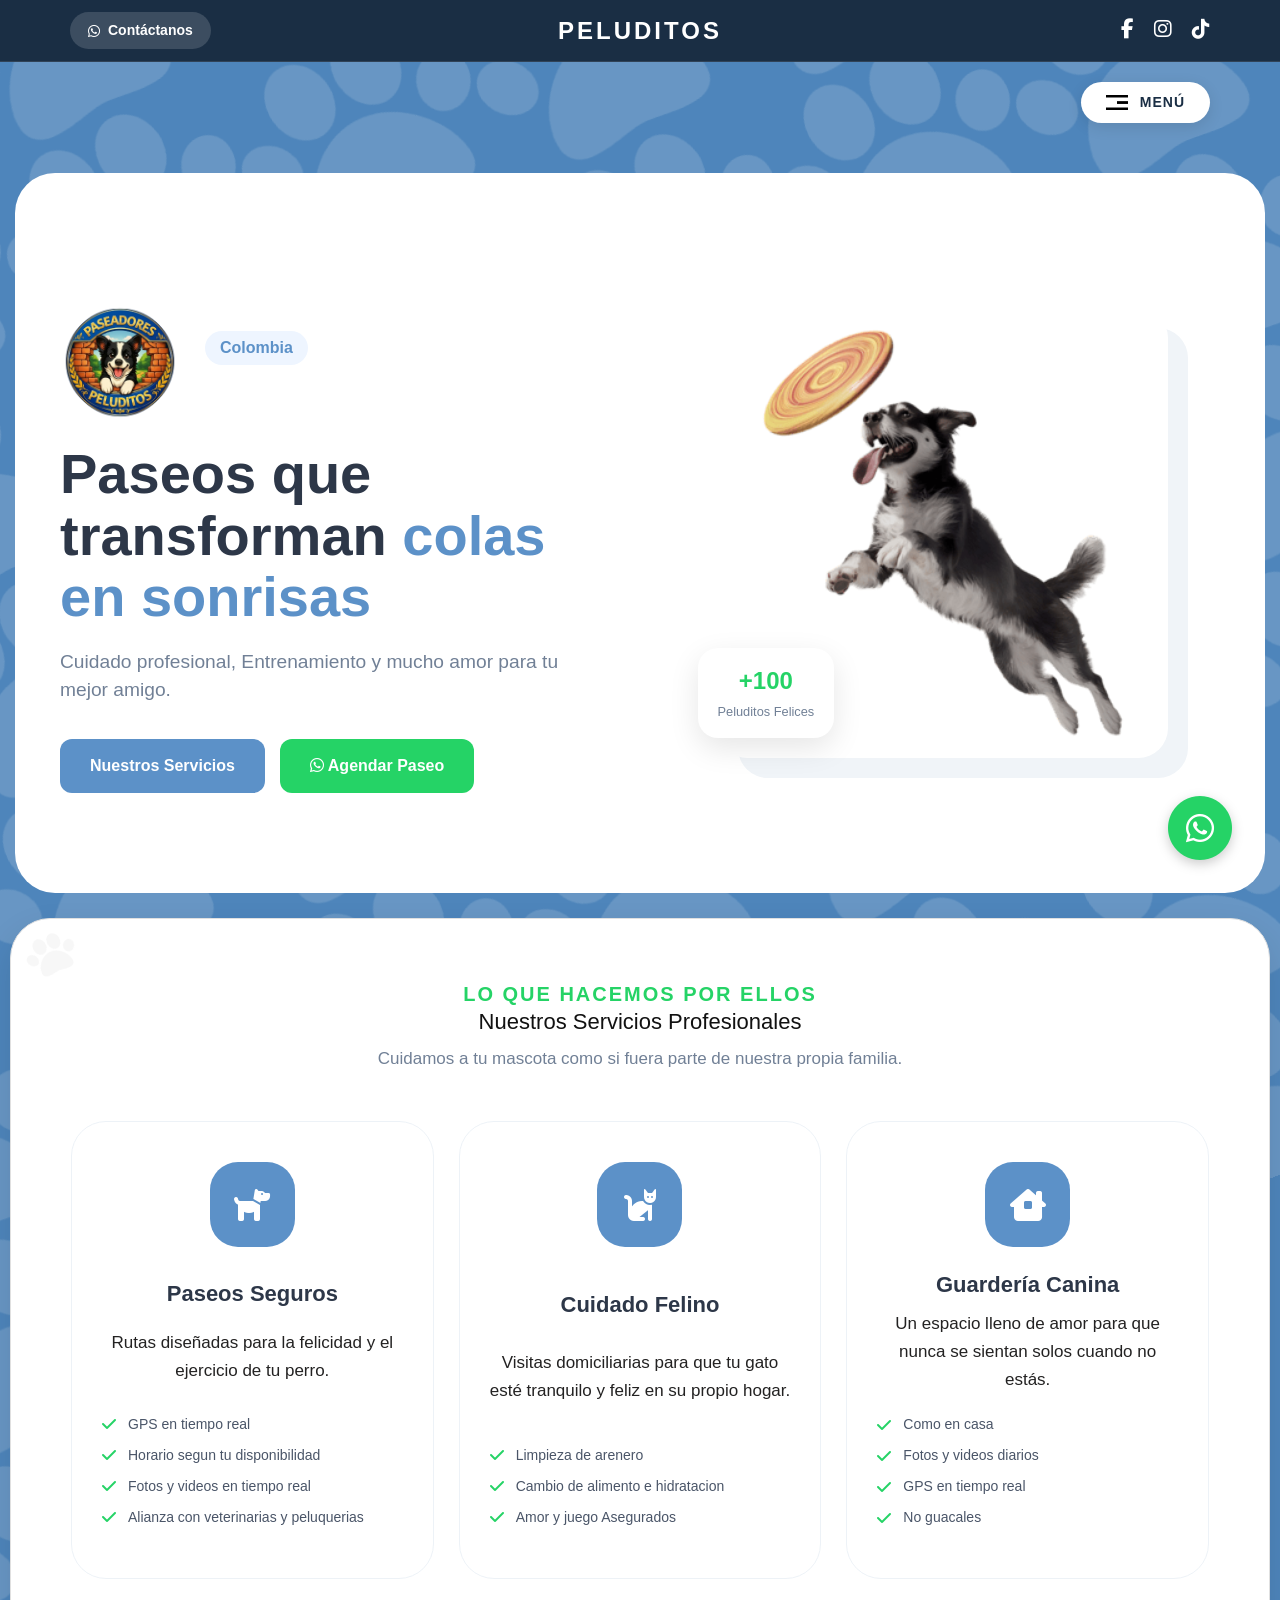
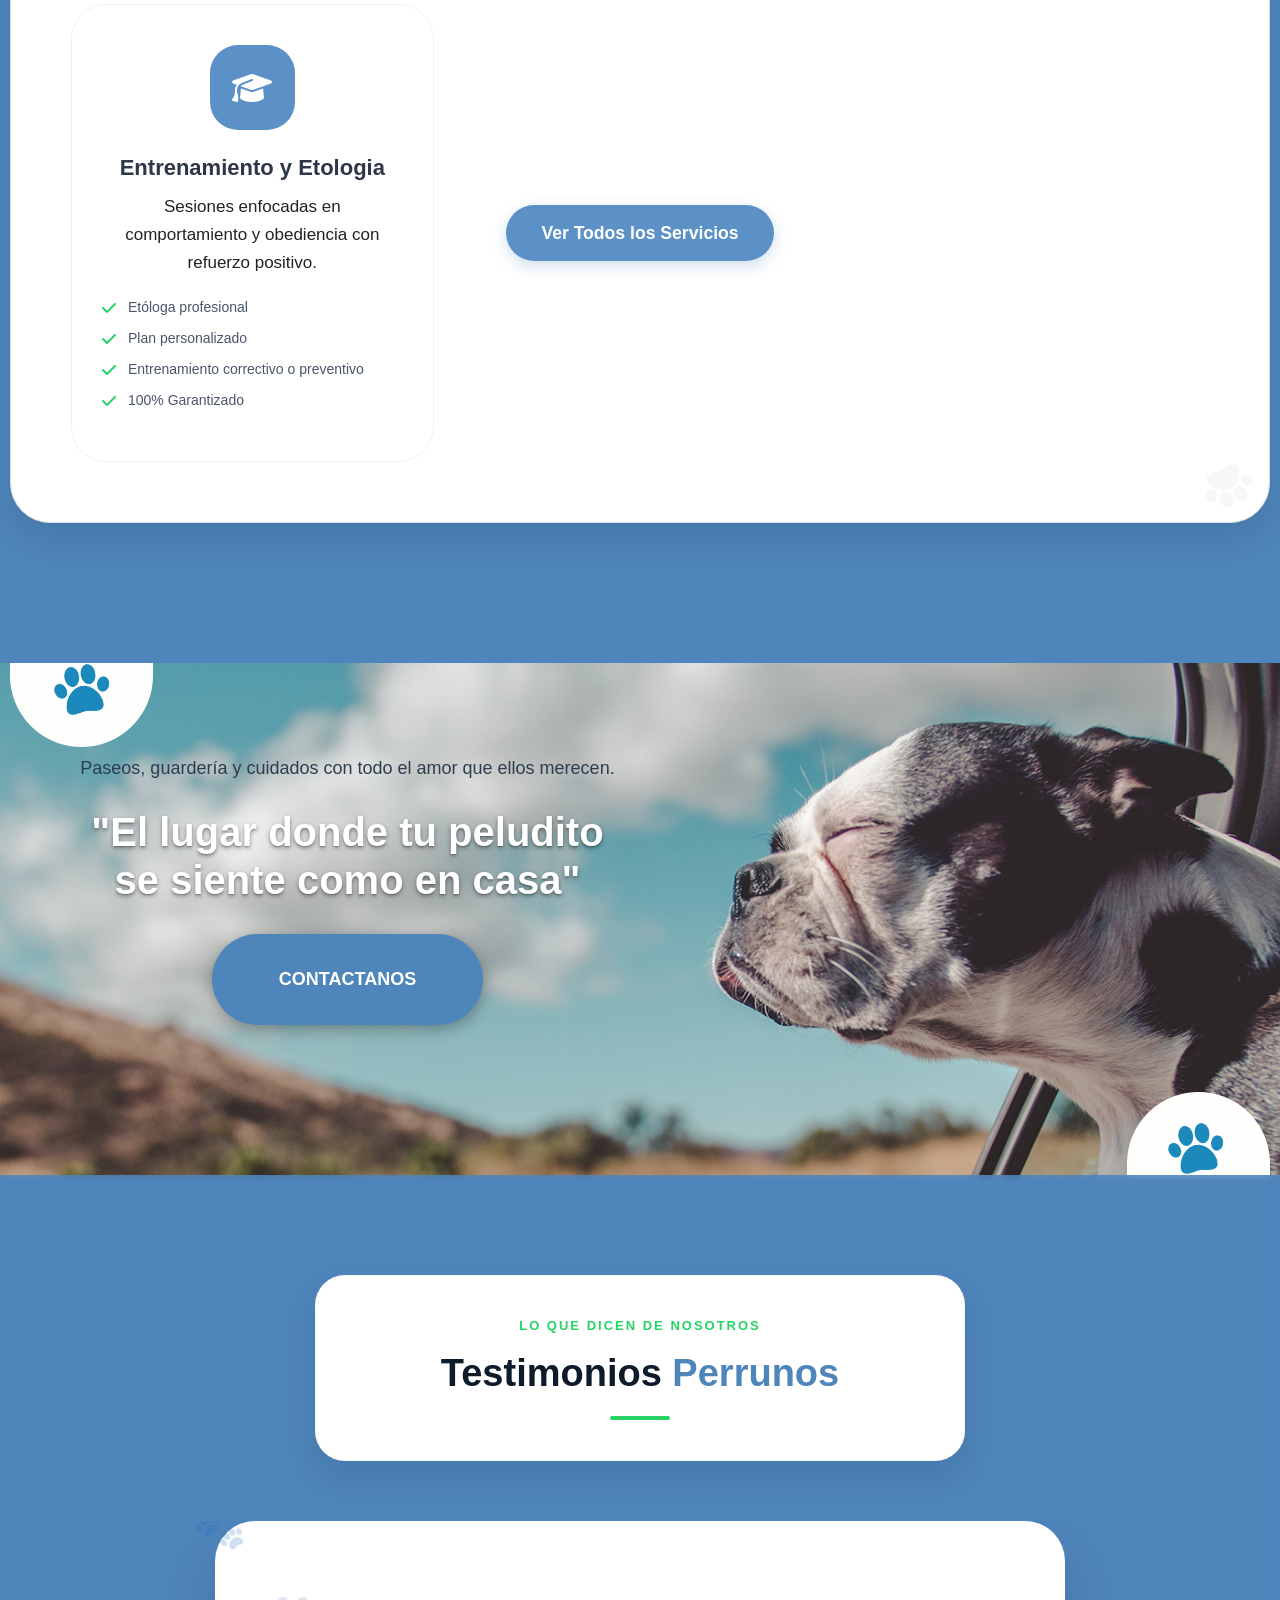
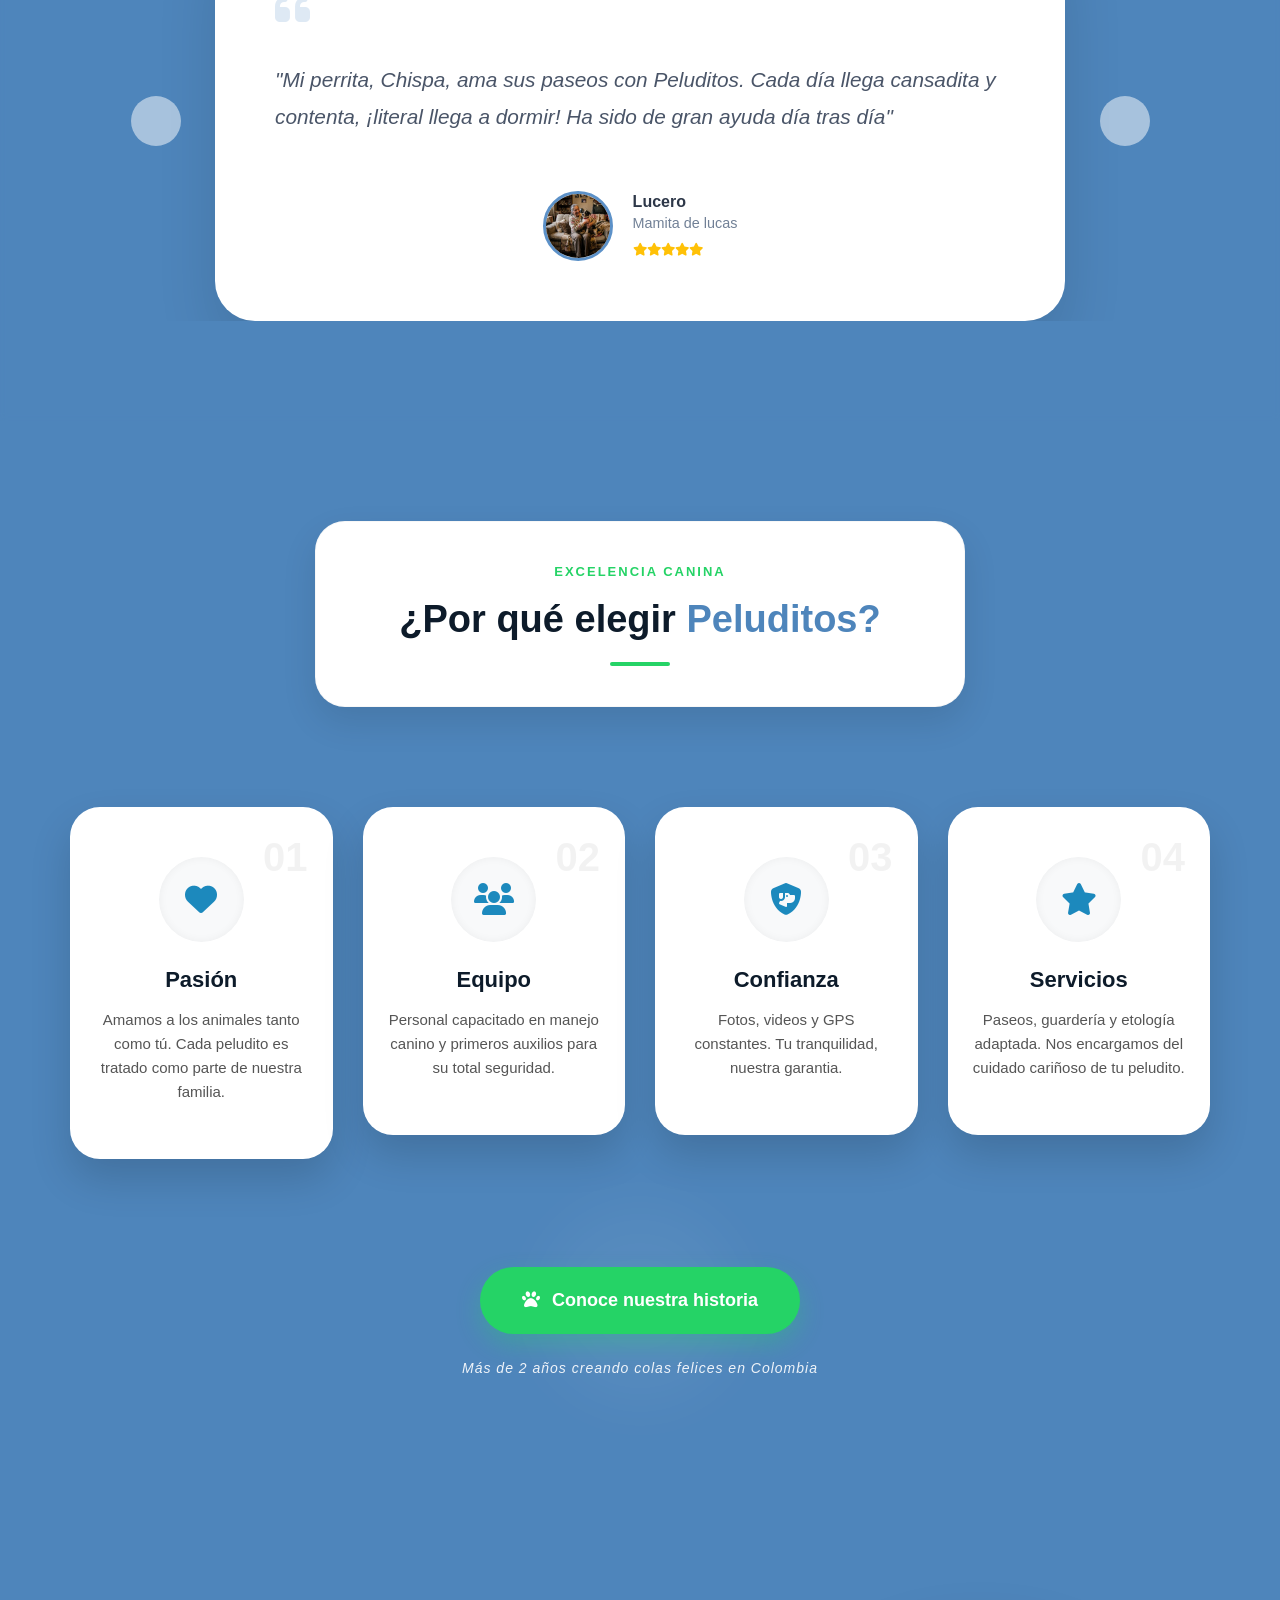
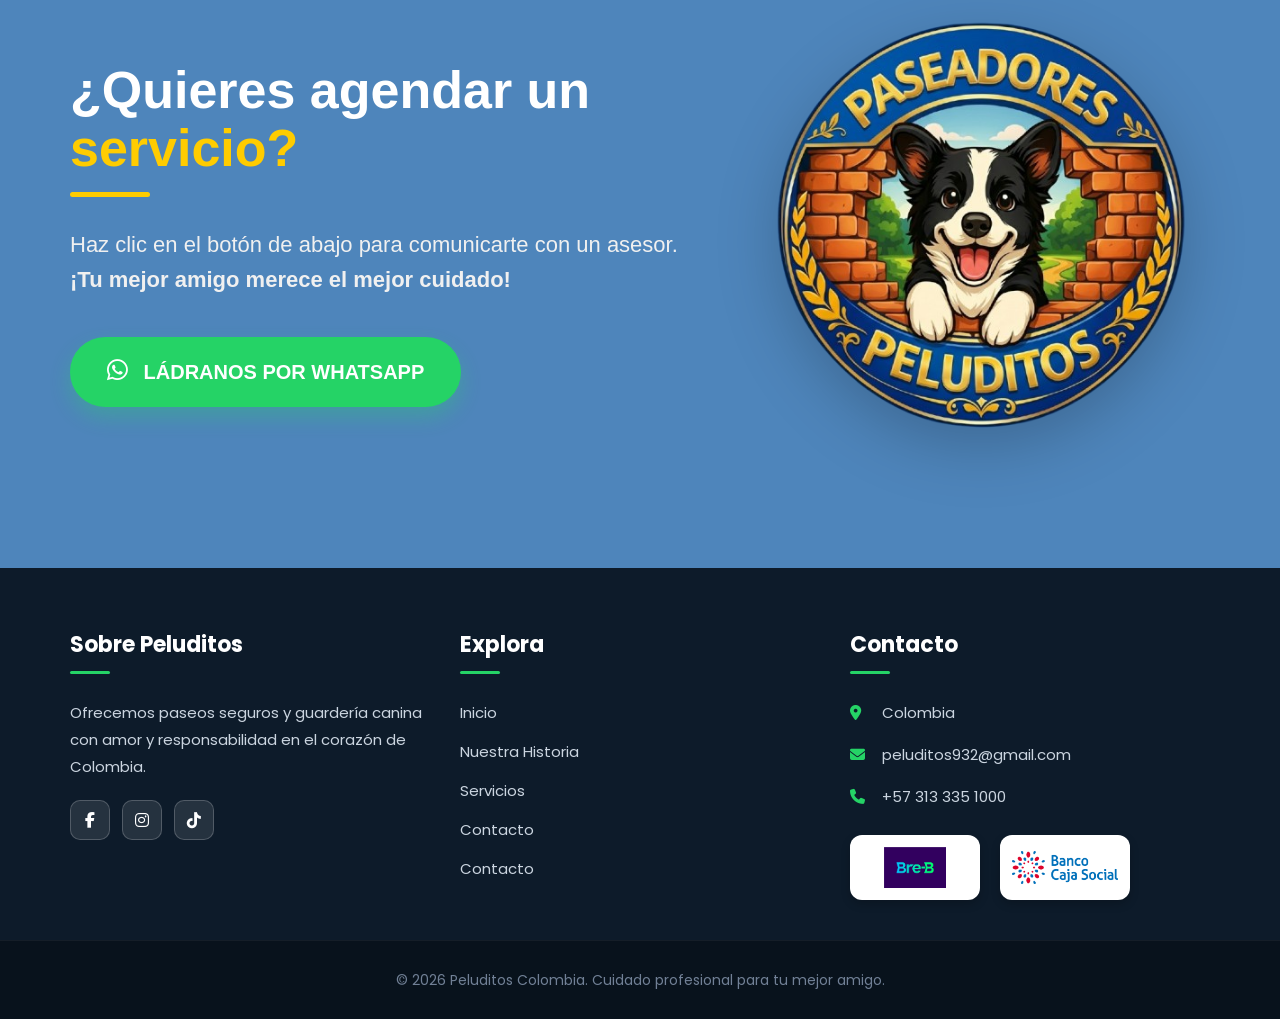
<file: index.html>
<!DOCTYPE html>
<html lang="en">
   <head>
      <!-- basic -->
      <meta charset="utf-8">
      <meta http-equiv="X-UA-Compatible" content="IE=edge">
      <!-- mobile metas -->
      <meta name="viewport" content="width=device-width, initial-scale=1">
      <meta name="viewport" content="initial-scale=1, maximum-scale=1">
      <!-- site metas -->
      <title>Peluditos | Paseo y Entrenamiento Canino en Zipaquirá</title>

      <meta name="description" content="En Peluditos ofrecemos el mejor servicio de paseo, entrenamiento y cuidado canino en Zipaquirá. ¡Tu mejor amigo en las mejores manos! Contáctanos para agendar un cupo.">

      <meta name="keywords" content="paseador de perros Zipaquirá, entrenamiento canino, cuidado de mascotas, paseos perrunos, Peluditos Zipaquirá, servicios caninos">

      <meta name="author" content="Peluditos Zipaquirá">

      <link rel="icon" type="image/png" href="images/Logo.png">

      <meta property="og:title" content="Peluditos - Paseo y Cuidado Canino">
      <meta property="og:description" content="¡Agenda hoy mismo el paseo de tu perro en Zipaquirá! Calidad y amor para tu mascota.">
      <meta property="og:image" content="images/Logo.png"> 
      <meta property="og:url" content="https://tuweb.com/index.html">
      <meta property="og:type" content="website">
      <!-- bootstrap css -->
      <link rel="stylesheet" href="css/bootstrap.min.css">
      <!-- style css -->
      <link rel="stylesheet" href="css/style.css">
      <!-- responsive-->
      <link rel="stylesheet" href="css/responsive.css">
      <!-- awesome fontfamily -->
      <link rel="stylesheet" href="https://cdnjs.cloudflare.com/ajax/libs/font-awesome/6.5.1/css/all.min.css">
      <!--[if lt IE 9]>
      <script src="https://oss.maxcdn.com/html5shiv/3.7.3/html5shiv.min.js"></script>
      <script src="https://oss.maxcdn.com/respond/1.4.2/respond.min.js"></script><![endif]-->
      
   </head>
   <!-- body -->
   <body class="main-layout">
      <!-- loader  -->
      <div class="loader_bg">
         <div class="loader"><img src="images/loading.gif" alt="" /></div>
      </div>
      <!-- end loader -->
      <div id="mySidepanel" class="sidepanel">
         <a href="javascript:void(0)" class="closebtn" onclick="closeNav()">×</a>
             <ul> 
        <li><a class="active" href="index.html">Inicio</a></li>
        <li><a href="about.html">Sobre Nosotros </a></li>
        <li><a href="services.html">Servicios</a></li>
        <li><a href="contact.html">Ubicación y Contacto</a></li> 
        <li><a href="vacantes.html">Vacantes</a></li>   
    </ul>

      </div>
      <!-- header -->
      <header class="main-header">
    <div class="head_top">
        <div class="container">
            <div class="row align-items-center">
                <div class="col-md-4 col-6">
                    <ul class="con_icon">
                        <li>
                            <a href="https://wa.me/573133351000" target="_blank" class="whatsapp-top-link">
                                <i class="fa-brands fa-whatsapp"></i> <span>Contáctanos</span>
                            </a>
                        </li>
                    </ul>
                </div>
                
                <div class="col-md-4 d-none d-md-block text-center">
                    <h2 class="nombre_header_central">PELUDITOS</h2>
                </div>

                <div class="col-md-4 col-6">
                    <ul class="social_top">
                        <li><a href="https://www.facebook.com/share/1D5HVbyhdx/"><i class="fa-brands fa-facebook-f"></i></a></li>
                        <li><a href="https://www.instagram.com/familiapeluditos2025/reels/" target="_blank"><i class="fa-brands fa-instagram"></i></a></li>
                        <li><a href="https://www.tiktok.com/@familiapeluditos2025?_r=1&_t=ZS-958iK6QX8o0"><i class="fa-brands fa-tiktok"></i></a></li>
                    </ul>
                </div>
            </div>
        </div>
    </div>

    <div class="head_bottom">
    <div class="container">
        <div class="header_flex">
            <div class="logo_mobile d-md-none">
                <span class="mobile_brand">PELUDITOS</span>
            </div>
            
            <div class="menu_control">
                <button class="openbtn" onclick="openNav()" aria-label="Abrir Menú">
                    <img src="images/menu_btn.png" alt="Menu">
                    <span class="menu_text">MENÚ</span>
                </button>
            </div>
        </div>
    </div>
</div>
</header>
      <!-- end header -->
      <!-- banner main-->
 <section class="hero_peluditos">
    <div class="container_hero">
        <div class="hero_text">
            <div class="brand_box">
                <img src="images/Logo.png" alt="Logo Peluditos" class="hero_logo">
                <span class="hero_tag">Colombia</span>
            </div>
            
            <h1 class="hero_title">Paseos que transforman <span>colas en sonrisas</span></h1>
            <p class="hero_p">Cuidado profesional, Entrenamiento y mucho amor para tu mejor amigo.</p>
            
            <div class="hero_btns">
                <a href="services.html" class="btn_primary">Nuestros Servicios</a>
                <a href="https://wa.me/573133351000" class="btn_secondary">
                    <i class="fa-brands fa-whatsapp"></i> Agendar Paseo
                </a>
            </div>
        </div>

        <div class="hero_image">
            <div class="image_wrapper">
                <img src="images/perros_felices.png" alt="Perros Felices Peluditos">
                <div class="experience_badge">
                    <strong>+100</strong>
                    <span>Peluditos Felices</span>
                </div>
            </div>
        </div>
    </div>
</section>
<!-- end banner main -->
<!-- services -->
<div class="info-card-box pb-services-section">
    <img src="images/pla.png" class="esquina-img top-left" alt="decoración">
    <img src="images/pla.png" class="esquina-img bottom-right" alt="decoración">

    <div class="text-center mb-5">
        <span class="pb-tag">Lo que hacemos por ellos</span>
        <h2 class="section-title">Nuestros Servicios Profesionales</h2>
        <p class="pb-subtitle">Cuidamos a tu mascota como si fuera parte de nuestra propia familia.</p>
    </div>

    <div class="pb-services-grid">
        
        <div class="pb-service-card">
            <div class="pb-service-icon">
                <i class="fa-solid fa-dog"></i>
            </div>
            <h3>Paseos Seguros</h3>
            <p>Rutas diseñadas para la felicidad y el ejercicio de tu perro.</p>
            <ul class="pb-service-features">
                <li><i class="fa-solid fa-check"></i>GPS en tiempo real</li>
                <li><i class="fa-solid fa-check"></i>Horario segun tu disponibilidad</li>
                <li><i class="fa-solid fa-check"></i>Fotos y videos en tiempo real</li>
                <li><i class="fa-solid fa-check"></i>Alianza con veterinarias y peluquerias</li>
            </ul>
        </div>

        <div class="pb-service-card">
            <div class="pb-service-icon">
                <i class="fa-solid fa-cat"></i>
            </div>
            <h3>Cuidado Felino</h3>
            <p>Visitas domiciliarias para que tu gato esté tranquilo y feliz en su propio hogar.</p>
            <ul class="pb-service-features">
                <li><i class="fa-solid fa-check"></i> Limpieza de arenero</li>
                <li><i class="fa-solid fa-check"></i> Cambio de alimento e hidratacion</li>
                <li><i class="fa-solid fa-check"></i> Amor y juego Asegurados</li>
                
            </ul>
        </div>

        <div class="pb-service-card">
            <div class="pb-service-icon">
                <i class="fa-solid fa-house-chimney-window"></i>
            </div>
            <h3>Guardería Canina</h3>
            <p>Un espacio lleno de amor para que nunca se sientan solos cuando no estás.</p>
            <ul class="pb-service-features">
                <li><i class="fa-solid fa-check"></i> Como en casa</li>
                <li><i class="fa-solid fa-check"></i> Fotos y videos diarios</li>
                <li><i class="fa-solid fa-check"></i> GPS en tiempo real</li>
                <li><i class="fa-solid fa-check"></i> No guacales</li>
            </ul>
        </div>

        <div class="pb-service-card">
            <div class="pb-service-icon">
                <i class="fa-solid fa-graduation-cap"></i>
            </div>
            <h3>Entrenamiento y Etologia</h3>
            <p>Sesiones enfocadas en comportamiento y obediencia con refuerzo positivo.</p>
            <ul class="pb-service-features">
                <li><i class="fa-solid fa-check"></i> Etóloga profesional</li>
                <li><i class="fa-solid fa-check"></i> Plan personalizado</li>
                <li><i class="fa-solid fa-check"></i> Entrenamiento correctivo o preventivo</li>
                <li><i class="fa-solid fa-check"></i> 100% Garantizado</li>
            </ul>
        </div>
        <div class="pb-button-container">
            <a href="services.html" class="btn-peluditos-main">
               Ver Todos los Servicios
            </a>
         </div>  
    </div>
</div>
<!-- end services -->
<!-- pet -->
      <div  class="pet">
         <div class="container">
            <div class="row d_flex">
               <div class="col-md-6">
                  <div class="titlepage text_align_left">
                        <span>Paseos, guardería y cuidados con todo el amor que ellos merecen.</span>
                        <h2>"El lugar donde tu peludito<br>se siente como en casa"</h2>
                        <a class="read_more" href="contact.html">Contactanos</a> 
                  </div>
               </div>
            </div>
         </div>
      </div>
<!-- end pet -->
<!-- testimonial -->
     <section class="testimonial_section">
    <div class="container">
        <div class="row">
    <div class="col-md-12">
        <div class="titlepage text_align_center title-container">
            <span class="excelencia-tag">Lo que dicen de nosotros</span>
            <h2>Testimonios <span class="highlight">Perrunos</span></h2>
            <div class="divider-verde"></div>
        </div>
    </div>
</div>

        <div id="testi" class="carousel slide testimonial_banner" data-ride="carousel">
            <div class="carousel-inner">
                
                <div class="carousel-item active">
                    <div class="test_card">
                        <div class="quote_icon"><i class="fa fa-quote-left"></i></div>
                        <p class="testimonial_text">
                            "Mi perrita, Chispa, ama sus paseos con Peluditos. Cada día llega cansadita y contenta, ¡literal llega a dormir! Ha sido de gran ayuda día tras día"
                        </p>
                        <div class="user_info">
                            <div class="user_img"><img src="images/test2.png" alt="Cliente"></div>
                            <div class="user_details">
                                <h4>Lucero</h4>
                                <span>Mamita de lucas</span>
                                <div class="stars">
                                    <i class="fa fa-star"></i><i class="fa fa-star"></i><i class="fa fa-star"></i><i class="fa fa-star"></i><i class="fa fa-star"></i>
                                </div>
                            </div>
                        </div>
                    </div>
                </div>

                <div class="carousel-item">
                    <div class="test_card">
                        <div class="quote_icon"><i class="fa fa-quote-left"></i></div>
                        <p class="testimonial_text">
                            "Confiar el cuidado de mi gata Mía a Peluditos fue la mejor decisión. La visitaron en casa, le dieron mucho cariño y me enviaron fotos y actualizaciones constantes. ¡Pude viajar tranquila! "
                        </p>
                        <div class="user_info">
                            <div class="user_img"><img src="images/test1.png" alt="Cliente"></div>
                            <div class="user_details">
                                <h4>Laura</h4>
                                <span>Dueña de Mia</span>
                                <div class="stars">
                                    <i class="fa fa-star"></i><i class="fa fa-star"></i><i class="fa fa-star"></i><i class="fa fa-star"></i><i class="fa fa-star"></i>
                                </div>
                            </div>
                        </div>
                    </div>
                </div>

                <div class="carousel-item">
                    <div class="test_card">
                        <div class="quote_icon"><i class="fa fa-quote-left"></i></div>
                        <p class="testimonial_text">
                            "La guardería de Peluditos es mi salvación. Sé que mi perrito Fido está en las mejores manos, jugando y socializando todo el día. Cuando lo recojo, está feliz y tranquilo. ¡Totalmente confiable!"
                        </p>
                        <div class="user_info">
                            <div class="user_img"><img src="images/test3.png" alt="Cliente"></div>
                            <div class="user_details">
                                <h4>Andrea</h4>
                                <span>Mama humana de Fido</span>
                                <div class="stars">
                                    <i class="fa fa-star"></i><i class="fa fa-star"></i><i class="fa fa-star"></i><i class="fa fa-star"></i><i class="fa fa-star"></i>
                                </div>
                            </div>
                        </div>
                    </div>
                </div>

            </div> <a class="carousel-control-prev" href="#testi" data-slide="prev">
                <span class="nav_btn"><i class="fa fa-angle-left"></i></span>
            </a>
            <a class="carousel-control-next" href="#testi" data-slide="next">
                <span class="nav_btn"><i class="fa fa-angle-right"></i></span>
            </a>
        </div>
    </div>
</section>
<!-- end testimonial -->
<!-- choose -->
<div class="choose pb-section-impact">
   <div class="container">
      <div class="row">
         <div class="col-md-12">
            <div class="titlepage text_align_center title-container">
               <span class="excelencia-tag">Excelencia Canina</span>
               <h2>¿Por qué elegir <span class="highlight">Peluditos?</span></h2>
               <div class="divider-verde"></div>
            </div>
         </div>
      </div>

      <div class="row">
         <div class="col-lg-3 col-md-6">
            <div class="teab_box">
               <div class="box-number">01</div>
               <div class="icon-wrap"><i class="fa fa-heart"></i></div>
               <h3>Pasión</h3>
               <p>Amamos a los animales tanto como tú. Cada peludito es tratado como parte de nuestra familia.</p>
            </div>
         </div>
         <div class="col-lg-3 col-md-6">
            <div class="teab_box">
               <div class="box-number">02</div>
               <div class="icon-wrap"><i class="fa fa-users"></i></div>
               <h3>Equipo</h3>
               <p>Personal capacitado en manejo canino y primeros auxilios para su total seguridad.</p>
            </div>
         </div>
         <div class="col-lg-3 col-md-6">
            <div class="teab_box">
               <div class="box-number">03</div>
               <div class="icon-wrap"><i class="fa fa-shield-dog"></i></div>
               <h3>Confianza</h3>
               <p>Fotos, videos y GPS constantes. Tu tranquilidad, nuestra garantia.</p>
            </div>
         </div>
         <div class="col-lg-3 col-md-6">
            <div class="teab_box">
               <div class="box-number">04</div>
               <div class="icon-wrap"><i class="fa fa-star"></i></div>
               <h3>Servicios</h3>
               <p>Paseos, guardería y etología adaptada. Nos encargamos del cuidado cariñoso de tu peludito.</p>
            </div>
         </div>
      </div>

      <div class="row mt-5">
         <div class="col-md-12">
            <div class="pb-history-cta text-center">
               <div class="cta-decoration"></div>
               <a href="about.html" class="btn-history">
                  <i class="fa fa-paw"></i> Conoce nuestra historia
               </a>
               <p class="cta-note">Más de 2 años creando colas felices en Colombia</p>
            </div>
         </div>
      </div>
   </div> </div> 

<!--end choose-->
<!-- contact -->
<div class="contact seccion-huellitas cta-final">
   <div class="container">
      <div class="row d-flex align-items-center">
         
         <div class="col-md-7 text-left">
            <div class="title">
               <h2 class="cta-title">¿Quieres agendar un <span>servicio?</span></h2>
               <div class="divider-left"></div>
            </div>
            <p class="cta-text">
               Haz clic en el botón de abajo para comunicarte con un asesor. <br>
               <strong>¡Tu mejor amigo merece el mejor cuidado!</strong>
            </p>
            
            <a href="https://wa.me/573133351000" target="_blank" class="btn-whatsapp-glow">
               <i class="fa-brands fa-whatsapp"></i> LÁDRANOS POR WHATSAPP
            </a>
         </div>

         <div class="col-md-5">
            <div class="cta-logo-container">
               <figure class="floating-logo">
                  <img src="images/Logo.png" alt="Logo Peluditos">
               </figure>
            </div>
         </div>

      </div>
   </div>
</div>
<!-- contact -->
 <!-- boton de whatsapp-->
  <a href="https://wa.me/573133351000" class="whatsapp-float" target="_blank">
  <span class="fa-stack fa-2x">
    <i class="fa-solid fa-circle fa-stack-2x whatsapp-bg"></i>
    <i class="fa-brands fa-whatsapp fa-stack-1x fa-inverse"></i>
  </span>
</a>
  <!-- end boton de whatsapp -->
<!-- footer -->

<footer class="site-footer">
    <div class="footer-container">
        <div class="container">
            <div class="row">
                <div class="col-lg-4 col-md-6">
                    <div class="footer-widget">
                        <h3>Sobre Peluditos</h3>
                        <p class="footer-about">Ofrecemos paseos seguros y guardería canina con amor y responsabilidad en el corazón de Colombia.</p>
                        <div class="footer-social-links">
                            <a href="https://www.facebook.com/share/1D5HVbyhdx/" class="social-icon"><i class="fa-brands fa-facebook-f"></i></a>
                            <a href="https://www.instagram.com/familiapeluditos2025/reels/" target="_blank" class="social-icon"><i class="fa-brands fa-instagram"></i></a>
                            <a href="https://www.tiktok.com/@familiapeluditos2025?_r=1&_t=ZS-958iK6QX8o0" class="social-icon"><i class="fa-brands fa-tiktok"></i></a>
                        </div>
                    </div>
                </div>

                <div class="col-lg-4 col-md-6">
                    <div class="footer-widget">
                        <h3>Explora</h3>
                        <ul class="footer-links">
                            <li><a href="index.html">Inicio</a></li>
                            <li><a href="about.html">Nuestra Historia</a></li>
                            <li><a href="services.html">Servicios</a></li>
                            <li><a href="contact.html">Contacto</a></li>
                            <li><a href="vacantes.html">Contacto</a></li>
                        </ul>
                    </div>
                </div>

                <div class="col-lg-4 col-md-12">
                    <div class="footer-widget">
                        <h3>Contacto</h3>
                        <ul class="footer-contact-info">
                            <li><i class="fa-solid fa-location-dot"></i>Colombia</li>
                            <li><i class="fa-solid fa-envelope"></i> peluditos932@gmail.com</li>
                            <li><i class="fa-solid fa-phone"></i> +57 313 335 1000</li>
                        </ul>
                    </div>
                    <div class="footer-payments">
    <figure class="floating-breb">
        <img src="images/bre-b.png" alt="Bre-B">
    </figure>
    <figure class="floating-banco">
        <img src="images/bancocajasocial.png" alt="Banco Caja Social">
    </figure>
</div>
                </div>
                
            </div> </div>
    </div>

    <div class="footer-bottom-bar">
        <div class="container">
            <p class="copyright-text">© 2026 Peluditos Colombia. Cuidado profesional para tu mejor amigo.</p>
        </div>
    </div>
</footer>


      <!-- end footer -->
      <!-- Javascript files-->
      <script src="js/jquery.min.js"></script>
      <script src="js/bootstrap.bundle.min.js"></script>
      <script src="js/jquery-3.0.0.min.js"></script>
      <script src="js/custom.js"></script>
   </body>
</html>
</file>
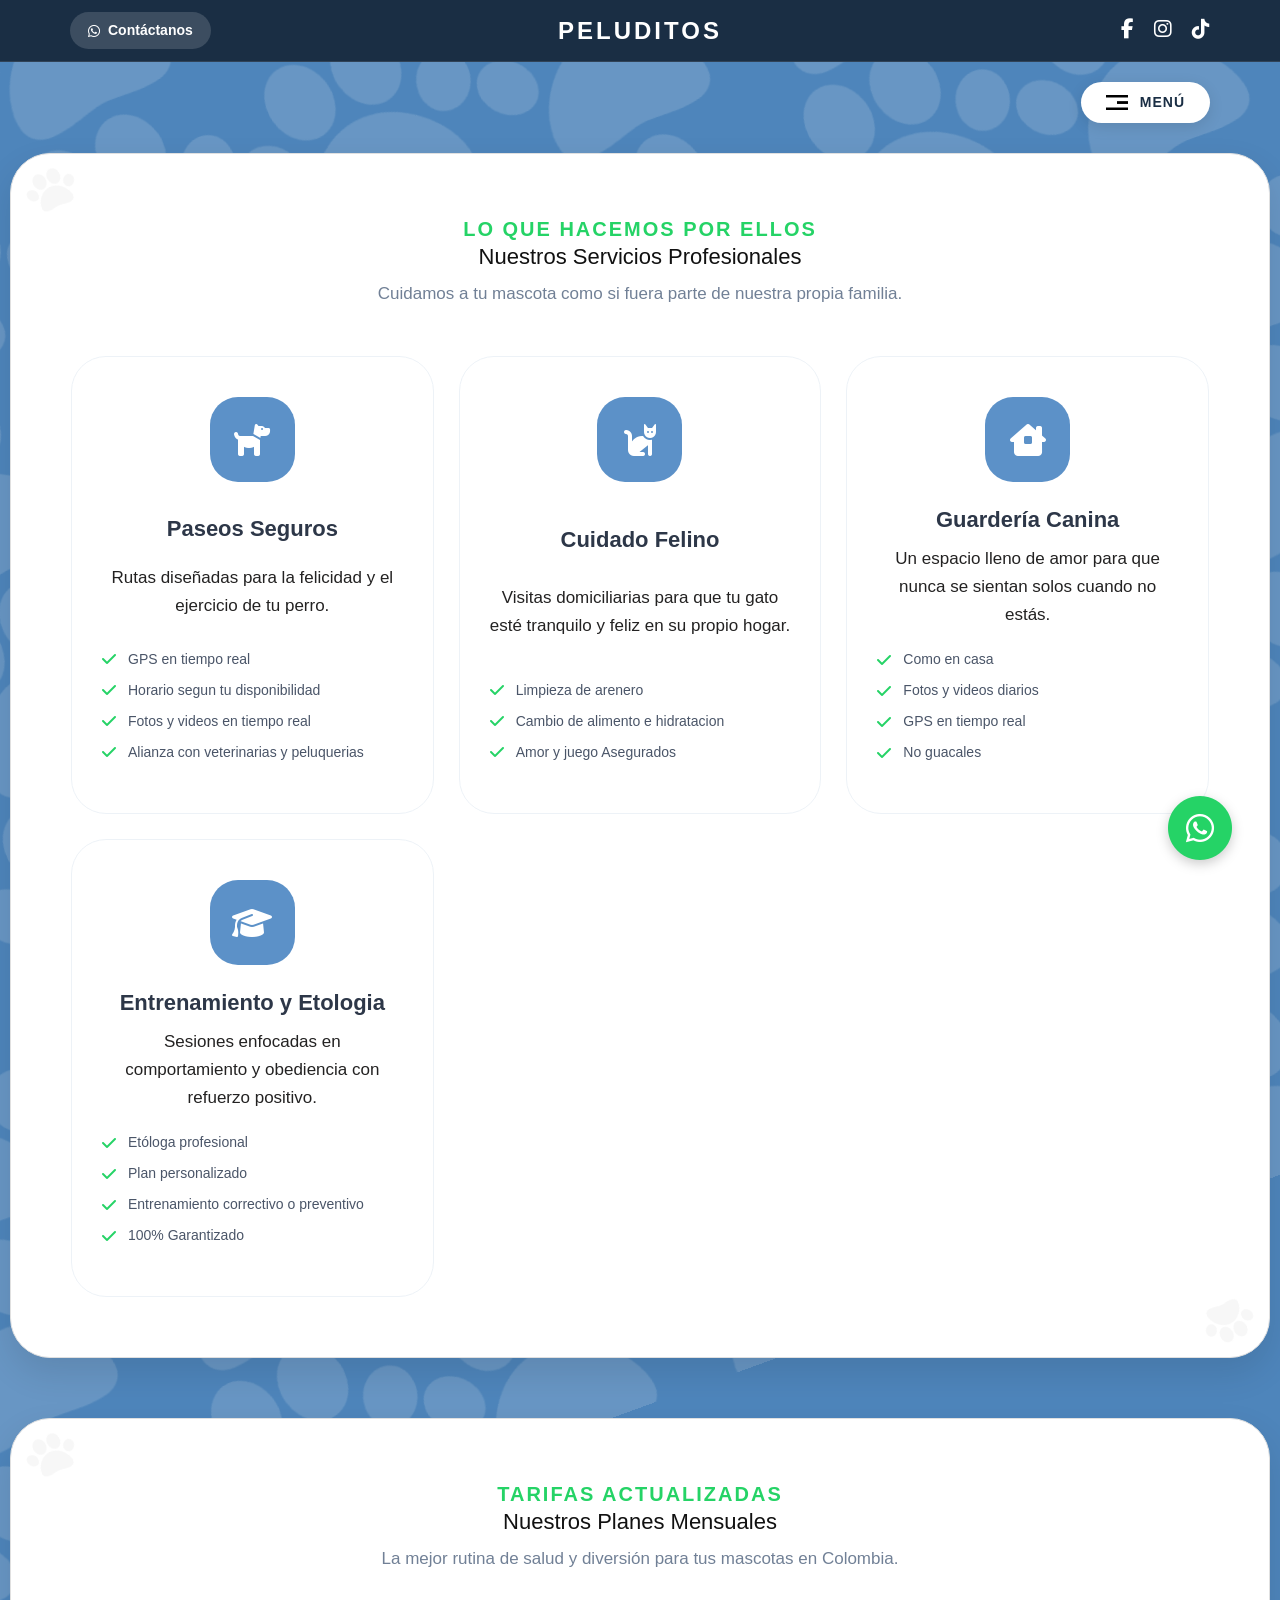
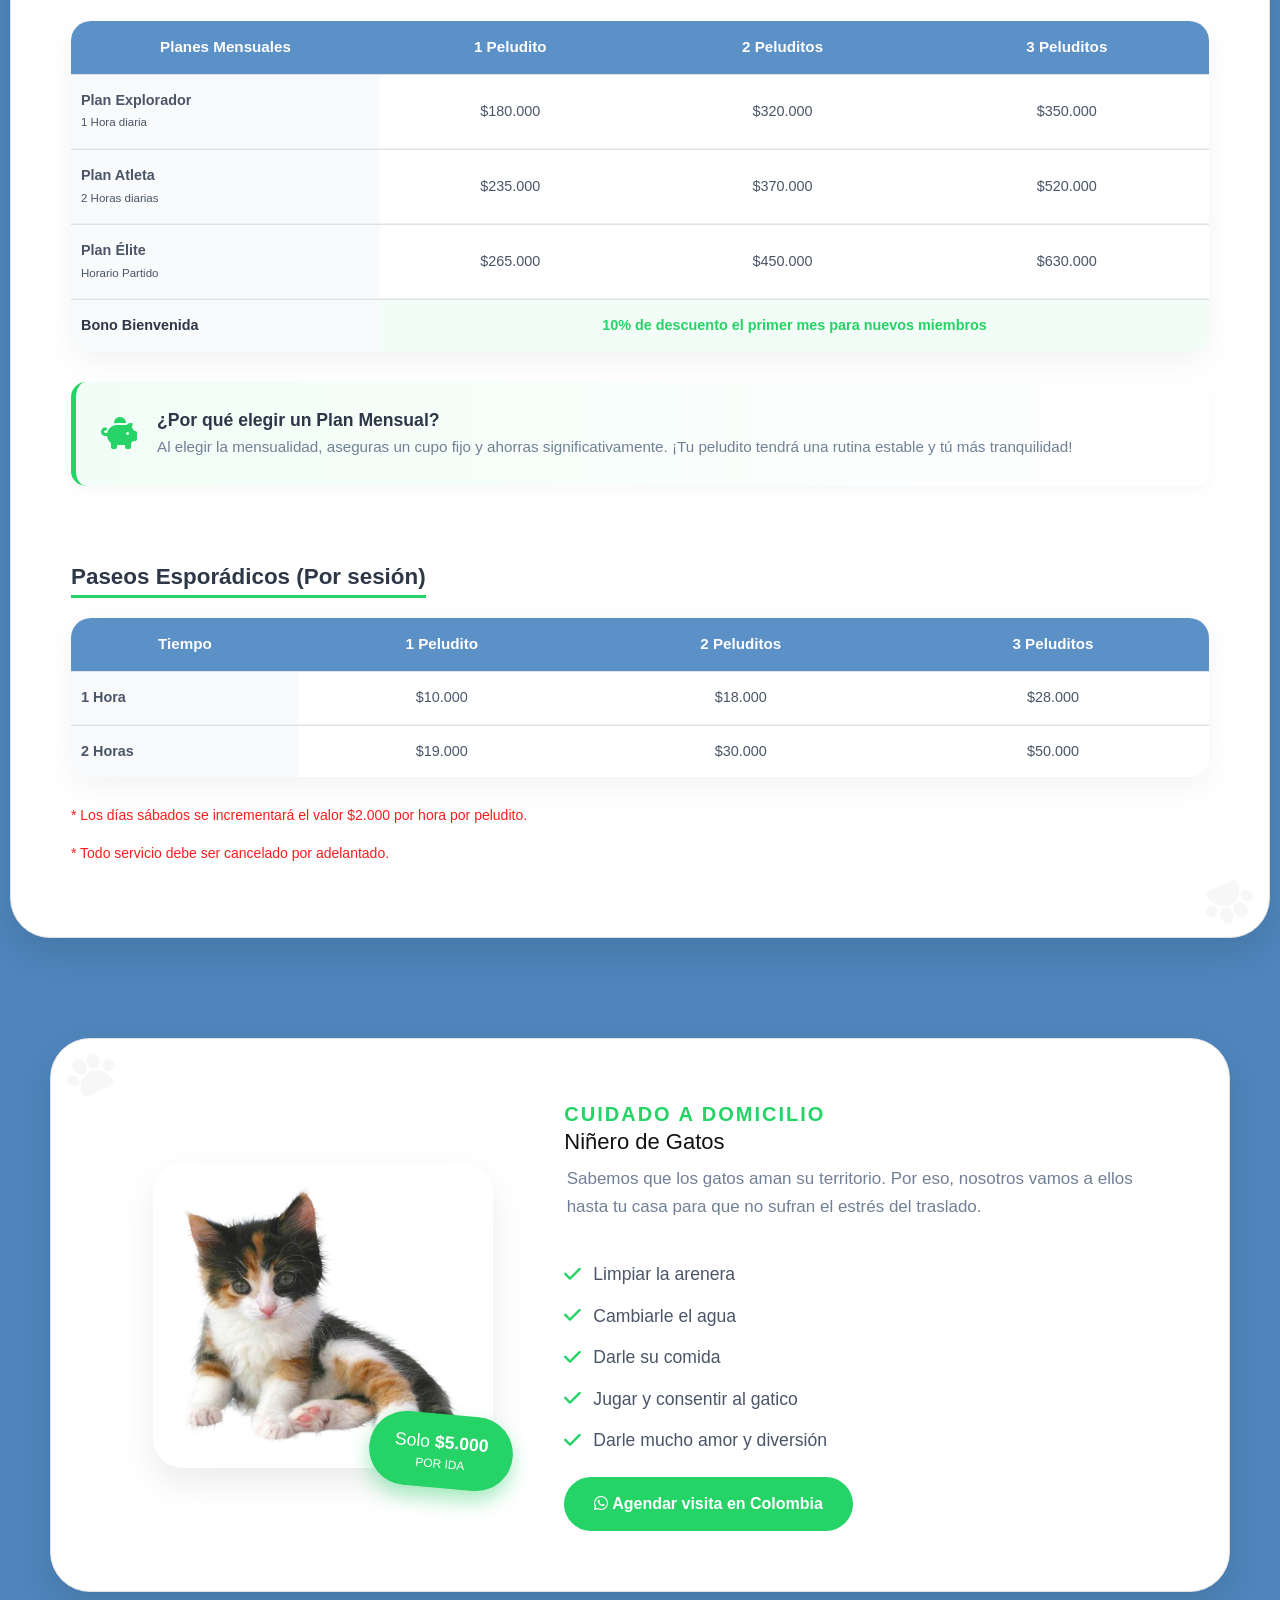
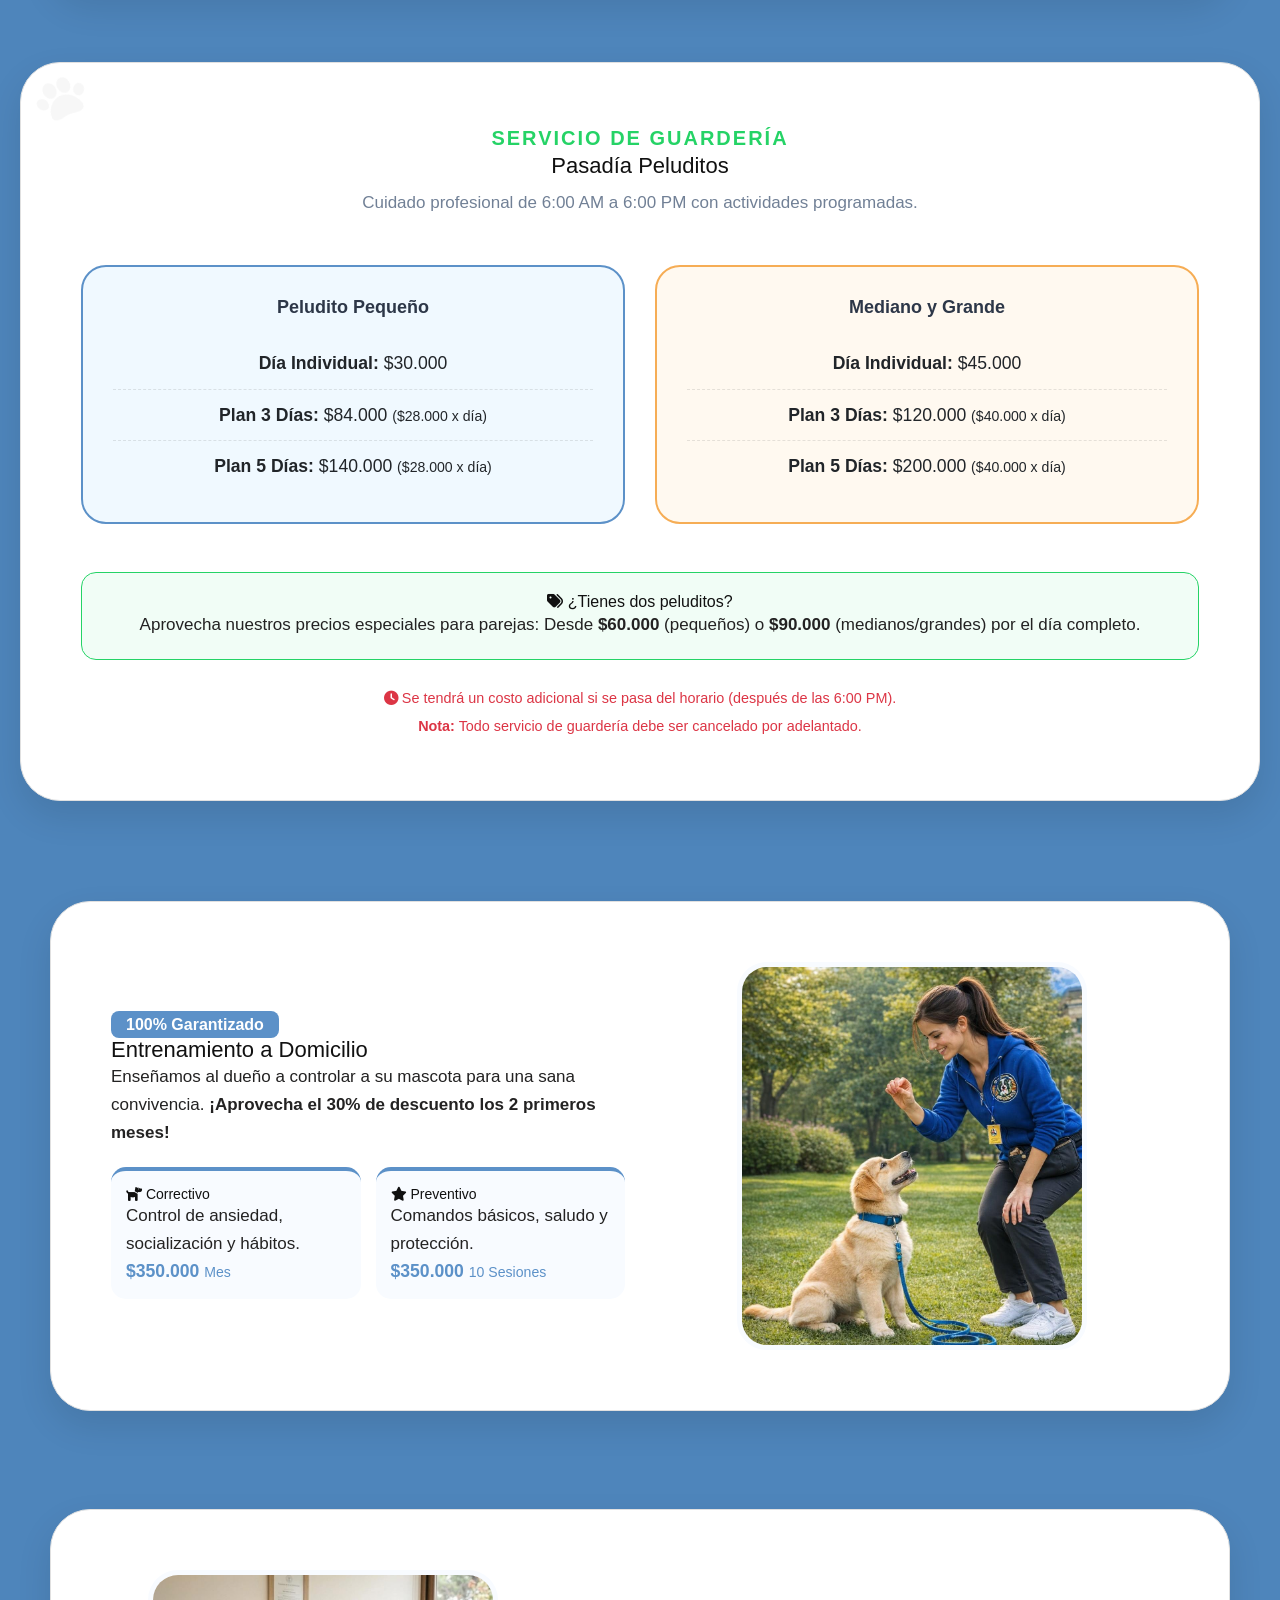
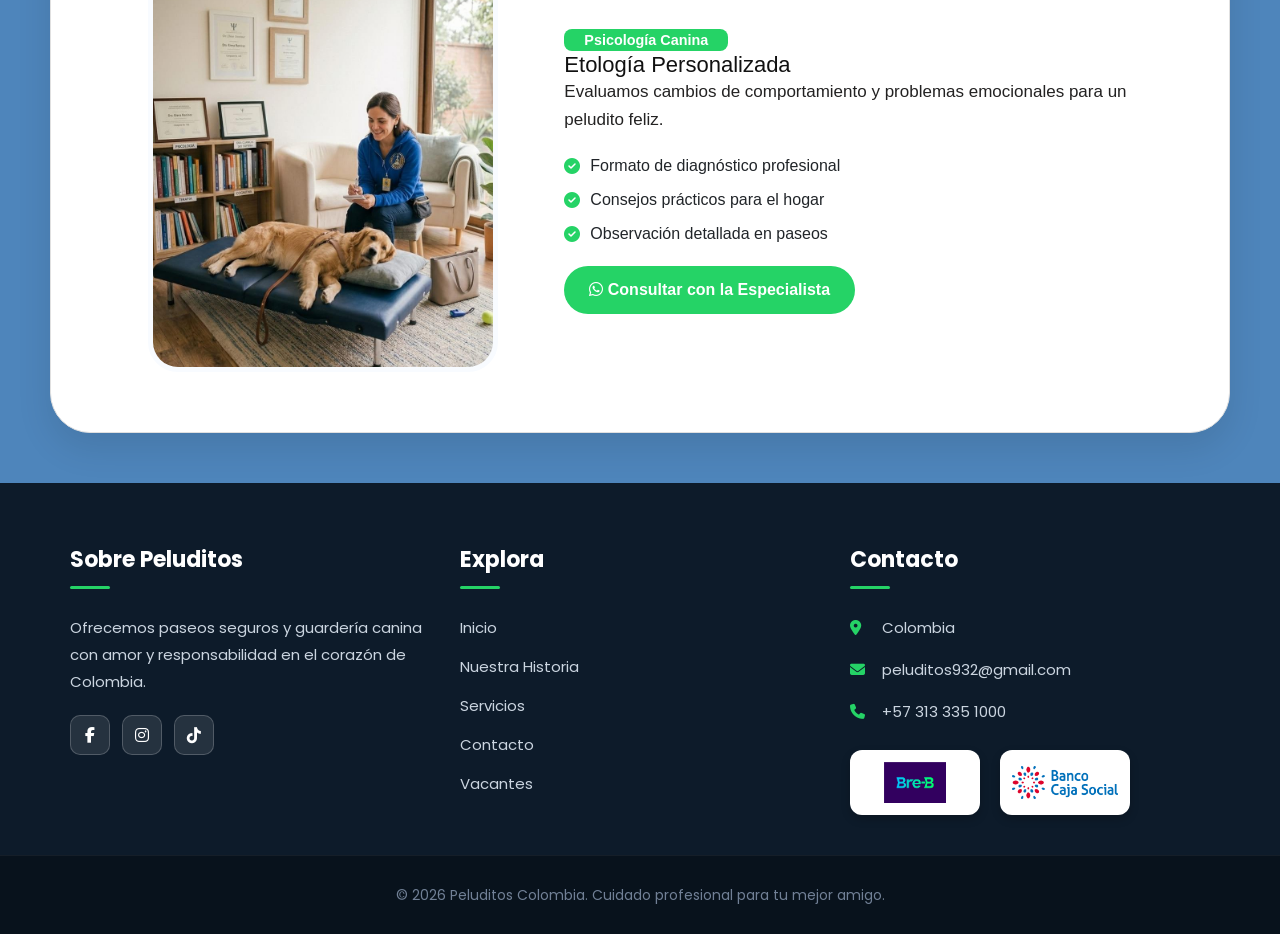
<file: services.html>
<!DOCTYPE html>
<html lang="en">
      <!-- basic -->
      <meta charset="utf-8">
      <meta http-equiv="X-UA-Compatible" content="IE=edge">
      <!-- mobile metas -->
      <meta name="viewport" content="width=device-width, initial-scale=1">
      <meta name="viewport" content="initial-scale=1, maximum-scale=1">
      <!-- site metas -->
      <title>Peluditos | Sedes Y Servicios</title>

      <meta name="description" content="En Peluditos ofrecemos el mejor servicio de paseo, entrenamiento y cuidado canino en Zipaquirá. ¡Tu mejor amigo en las mejores manos! Contáctanos para agendar un cupo.">

      <meta name="keywords" content="paseador de perros Zipaquirá, entrenamiento canino, cuidado de mascotas, paseos perrunos, Peluditos Zipaquirá, servicios caninos">

      <meta name="author" content="Peluditos Zipaquirá">

      <link rel="icon" type="image/png" href="images/Logo.png">

      <meta property="og:title" content="Peluditos - Paseo y Cuidado Canino">
      <meta property="og:description" content="¡Agenda hoy mismo el paseo de tu perro en Zipaquirá! Calidad y amor para tu mascota.">
      <meta property="og:image" content="images/Logo.png"> 
      <meta property="og:url" content="https://tuweb.com/index.html">
      <meta property="og:type" content="website">
      <!-- bootstrap css -->
      <link rel="stylesheet" href="css/bootstrap.min.css">
      <!-- style css -->
      <link rel="stylesheet" href="css/style.css">
      <!-- responsive-->
      <link rel="stylesheet" href="css/responsive.css">
      <!-- awesome fontfamily -->
       <link rel="stylesheet" href="https://cdnjs.cloudflare.com/ajax/libs/font-awesome/6.5.1/css/all.min.css">
      <!--[if lt IE 9]>
      <script src="https://oss.maxcdn.com/html5shiv/3.7.3/html5shiv.min.js"></script>
      <script src="https://oss.maxcdn.com/respond/1.4.2/respond.min.js"></script><![endif]-->
   </head>

    <body class="main-layout inner_page">
      <!-- loader  -->
      <div class="loader_bg">
         <div class="loader"><img src="images/loading.gif" alt="" /></div>
      </div>
      <!-- end loader -->
      <div id="mySidepanel" class="sidepanel">
    <a href="javascript:void(0)" class="closebtn" onclick="closeNav()">×</a>
    <ul> 
        <li><a class="active" href="index.html">Inicio</a></li>
        <li><a href="about.html">Sobre Nosotros </a></li>
        <li><a href="services.html">Servicios</a></li>
        <li><a href="contact.html">Ubicación y Contacto</a></li>
        <li><a href="vacantes.html">Vacantes</a></li>    
    </ul> 
      </div>
      <!-- header -->
      <header class="main-header">
    <div class="head_top">
        <div class="container">
            <div class="row align-items-center">
                <div class="col-md-4 col-6">
                    <ul class="con_icon">
                        <li>
                            <a href="https://wa.me/573133351000" target="_blank" class="whatsapp-top-link">
                                <i class="fa-brands fa-whatsapp"></i> <span>Contáctanos</span>
                            </a>
                        </li>
                    </ul>
                </div>
                
                <div class="col-md-4 d-none d-md-block">
                    <h2 class="nombre_header_central">PELUDITOS</h2>
                </div>

                <div class="col-md-4 col-6">
                    <ul class="social_top">
                        <li><a href="https://www.facebook.com/share/1D5HVbyhdx/"><i class="fa-brands fa-facebook-f"></i></a></li>
                        <li><a href="https://www.instagram.com/familiapeluditos2025/reels/" target="_blank"><i class="fa-brands fa-instagram"></i></a></li>
                        <li><a href="https://www.tiktok.com/@familiapeluditos2025?_r=1&_t=ZS-958iK6QX8o0"><i class="fa-brands fa-tiktok"></i></a></li>
                    </ul>
                </div>
            </div>
        </div>
    </div>

    <div class="head_bottom">
        <div class="container">
            <div class="header_flex">
                <div class="logo_mobile d-md-none">
                    <span class="mobile_brand">PELUDITOS</span>
                </div>
                <div class="menu_control">
                    <button class="openbtn" onclick="openNav()" aria-label="Abrir Menú">
                        <img src="images/menu_btn.png" alt="Menu">
                        <span class="menu_text">MENÚ</span>
                    </button>
                </div>
            </div>
        </div>
    </div>
      </header>
<!-- end header -->
<!-- services-->
<div class="info-card-box pb-services-section">
    <img src="images/pla.png" class="esquina-img top-left" alt="decoración">
    <img src="images/pla.png" class="esquina-img bottom-right" alt="decoración">

    <div class="text-center mb-5">
        <span class="pb-tag">Lo que hacemos por ellos</span>
        <h2 class="section-title">Nuestros Servicios Profesionales</h2>
        <p class="pb-subtitle">Cuidamos a tu mascota como si fuera parte de nuestra propia familia.</p>
    </div>

    <div class="pb-services-grid">
        
        <div class="pb-service-card">
            <div class="pb-service-icon">
                <i class="fa-solid fa-dog"></i>
            </div>
            <h3>Paseos Seguros</h3>
            <p>Rutas diseñadas para la felicidad y el ejercicio de tu perro.</p>
            <ul class="pb-service-features">
                <li><i class="fa-solid fa-check"></i>GPS en tiempo real</li>
                <li><i class="fa-solid fa-check"></i>Horario segun tu disponibilidad</li>
                <li><i class="fa-solid fa-check"></i>Fotos y videos en tiempo real</li>
                <li><i class="fa-solid fa-check"></i>Alianza con veterinarias y peluquerias</li>
            </ul>
        </div>

        <div class="pb-service-card">
            <div class="pb-service-icon">
                <i class="fa-solid fa-cat"></i>
            </div>
            <h3>Cuidado Felino</h3>
            <p>Visitas domiciliarias para que tu gato esté tranquilo y feliz en su propio hogar.</p>
            <ul class="pb-service-features">
                <li><i class="fa-solid fa-check"></i> Limpieza de arenero</li>
                <li><i class="fa-solid fa-check"></i> Cambio de alimento e hidratacion</li>
                <li><i class="fa-solid fa-check"></i> Amor y juego Asegurados</li>
                
            </ul>
        </div>

        <div class="pb-service-card">
            <div class="pb-service-icon">
                <i class="fa-solid fa-house-chimney-window"></i>
            </div>
            <h3>Guardería Canina</h3>
            <p>Un espacio lleno de amor para que nunca se sientan solos cuando no estás.</p>
            <ul class="pb-service-features">
                <li><i class="fa-solid fa-check"></i> Como en casa</li>
                <li><i class="fa-solid fa-check"></i> Fotos y videos diarios</li>
                <li><i class="fa-solid fa-check"></i> GPS en tiempo real</li>
                <li><i class="fa-solid fa-check"></i> No guacales</li>
            </ul>
        </div>

        <div class="pb-service-card">
            <div class="pb-service-icon">
                <i class="fa-solid fa-graduation-cap"></i>
            </div>
            <h3>Entrenamiento y Etologia</h3>
            <p>Sesiones enfocadas en comportamiento y obediencia con refuerzo positivo.</p>
            <ul class="pb-service-features">
                <li><i class="fa-solid fa-check"></i> Etóloga profesional</li>
                <li><i class="fa-solid fa-check"></i> Plan personalizado</li>
                <li><i class="fa-solid fa-check"></i> Entrenamiento correctivo o preventivo</li>
                <li><i class="fa-solid fa-check"></i> 100% Garantizado</li>
            </ul>
        </div>
    </div>
</div>
<div class="info-card-box pb-pricing-section">
    <img src="images/pla.png" class="esquina-img top-left" alt="huella">
    <img src="images/pla.png" class="esquina-img bottom-right" alt="huella">

    <div class="text-center mb-5">
        <span class="pb-tag">Tarifas Actualizadas</span>
        <h2 class="section-title">Nuestros Planes Mensuales</h2>
        <p class="pb-subtitle">La mejor rutina de salud y diversión para tus mascotas en Colombia.</p>
    </div>

    <div class="table-responsive">
        <table class="table pb-custom-table main-pricing">
            <thead>
                <tr>
                    <th>Planes Mensuales</th>
                    <th>1 Peludito</th>
                    <th>2 Peluditos</th>
                    <th>3 Peluditos</th>
                </tr>
            </thead>
            <tbody>
                <tr>
                    <td><strong>Plan Explorador</strong><br><small>1 Hora diaria</small></td>
                    <td>$180.000</td>
                    <td>$320.000</td>
                    <td>$350.000</td>
                </tr>
                <tr>
                    <td><strong>Plan Atleta</strong><br><small>2 Horas diarias</small></td>
                    <td>$235.000</td>
                    <td>$370.000</td>
                    <td>$520.000</td>
                </tr>
                <tr>
                    <td><strong>Plan Élite</strong><br><small>Horario Partido</small></td>
                    <td>$265.000</td>
                    <td>$450.000</td>
                    <td>$630.000</td>
                </tr>
                <tr class="highlight-promo-row">
                    <td><strong>Bono Bienvenida</strong></td>
                    <td colspan="3">10% de descuento el primer mes para nuevos miembros</td>
                </tr>
            </tbody>
        </table>
    </div>

    <div class="monthly-advantage-box">
        <div class="advantage-icon">
            <i class="fa-solid fa-piggy-bank"></i>
        </div>
        <div class="advantage-text">
            <strong>¿Por qué elegir un Plan Mensual?</strong>
            <p>Al elegir la mensualidad, aseguras un cupo fijo y ahorras significativamente. ¡Tu peludito tendrá una rutina estable y tú más tranquilidad!</p>
        </div>
    </div>

    <h3 class="table-sub-title mt-5">Paseos Esporádicos (Por sesión)</h3>
    <div class="table-responsive">
        <table class="table pb-custom-table hourly-pricing">
            <thead>
                <tr>
                    <th>Tiempo</th>
                    <th>1 Peludito</th>
                    <th>2 Peluditos</th>
                    <th>3 Peluditos</th>
                </tr>
            </thead>
            <tbody>
                <tr>
                    <td><strong>1 Hora</strong></td>
                    <td>$10.000</td>
                    <td>$18.000</td>
                    <td>$28.000</td>
                </tr>
                <tr>
                    <td><strong>2 Horas</strong></td>
                    <td>$19.000</td>
                    <td>$30.000</td>
                    <td>$50.000</td>
                </tr>
            </tbody>
        </table>
    </div>

    <div class="pricing-footer-notes mt-4">
        <p>* Los días sábados se incrementará el valor $2.000 por hora por peludito.</p>
        <p>* Todo servicio debe ser cancelado por adelantado.</p>
    </div>
</div>

<div class="info-card-box pb-cat-care-section">
    <img src="images/pla.png" class="esquina-img top-left" alt="decoración">
    
    <div class="row align-items-center">
        <div class="col-lg-5 col-md-6 col-sm-12 text-center">
            <div class="cat-image-wrapper">
                <img src="images/gato.png" alt="Niñero de Gatos Peluditos" class="img-cat-photo">
                
                <div class="cat-price-badge-floating">
                    Solo <strong>$5.000</strong> <span>por ida</span>
                </div>
            </div>
        </div>

        <div class="col-lg-7 col-md-6 col-sm-12">
            <span class="pb-tag">Cuidado a domicilio</span>
            <h2 class="section-title text-start">Niñero de Gatos</h2>
            <p class="pb-subtitle text-start">Sabemos que los gatos aman su territorio. Por eso, nosotros vamos a ellos hasta tu casa para que no sufran el estrés del traslado.</p>
            
            <ul class="cat-service-list">
                <li><i class="fa-solid fa-check"></i> Limpiar la arenera</li>
                <li><i class="fa-solid fa-check"></i> Cambiarle el agua</li>
                <li><i class="fa-solid fa-check"></i> Darle su comida</li>
                <li><i class="fa-solid fa-check"></i> Jugar y consentir al gatico</li>
                <li><i class="fa-solid fa-check"></i> Darle mucho amor y diversión</li>
            </ul>

            <div class="mt-4">
                <a href="https://wa.me/573133351000" class="btn-peluditos-verde">
                    <i class="fa-brands fa-whatsapp"></i> Agendar visita en Colombia
                </a>
            </div>
        </div>
    </div>
</div>

<div class="info-card-box pb-nursery-section">
    <img src="images/pla.png" class="esquina-img top-left" alt="decoración">

    <div class="text-center mb-5">
        <span class="pb-tag">Servicio de Guardería</span>
        <h2 class="section-title">Pasadía Peluditos</h2>
        <p class="pb-subtitle">Cuidado profesional de 6:00 AM a 6:00 PM con actividades programadas.</p>
    </div>

    <div class="row">
        <div class="col-md-6 mb-4">
            <div class="nursery-card small-breed">
                <h3 class="nursery-type">Peludito Pequeño</h3>
                <ul class="nursery-price-list">
                    <li><strong>Día Individual:</strong> $30.000</li>
                    <li><strong>Plan 3 Días:</strong> $84.000 <small>($28.000 x día)</small></li>
                    <li><strong>Plan 5 Días:</strong> $140.000 <small>($28.000 x día)</small></li>
                </ul>
            </div>
        </div>

        <div class="col-md-6 mb-4">
            <div class="nursery-card large-breed">
                <h3 class="nursery-type">Mediano y Grande</h3>
                <ul class="nursery-price-list">
                    <li><strong>Día Individual:</strong> $45.000</li>
                    <li><strong>Plan 3 Días:</strong> $120.000 <small>($40.000 x día)</small></li>
                    <li><strong>Plan 5 Días:</strong> $200.000 <small>($40.000 x día)</small></li>
                </ul>
            </div>
        </div>
    </div>

    <div class="pack-discount-info mt-4">
        <h4><i class="fa-solid fa-tags"></i> ¿Tienes dos peluditos?</h4>
        <p>Aprovecha nuestros precios especiales para parejas: Desde <strong>$60.000</strong> (pequeños) o <strong>$90.000</strong> (medianos/grandes) por el día completo.</p>
    </div>

    <div class="nursery-footer mt-4">
        <p class="text-danger"><i class="fa-solid fa-clock"></i> Se tendrá un costo adicional si se pasa del horario (después de las 6:00 PM).</p>
        <p class="text-danger"><strong>Nota:</strong> Todo servicio de guardería debe ser cancelado por adelantado.</p>
    </div>
</div>
<div class="info-card-box pb-service-white">
    <div class="row align-items-center">
        <div class="col-lg-6">
            <span class="pb-tag-blue">100% Garantizado</span>
            <h2 class="section-title text-start">Entrenamiento a Domicilio</h2>
            <p>Enseñamos al dueño a controlar a su mascota para una sana convivencia. <strong>¡Aprovecha el 30% de descuento los 2 primeros meses!</strong></p>
            
            <div class="training-grid">
                <div class="training-card-mini">
                    <h5><i class="fa-solid fa-dog"></i> Correctivo</h5>
                    <p>Control de ansiedad, socialización y hábitos.</p>
                    <span class="price-text">$350.000 <small>Mes</small></span>
                </div>
                <div class="training-card-mini">
                    <h5><i class="fa-solid fa-star"></i> Preventivo</h5>
                    <p>Comandos básicos, saludo y protección.</p>
                    <span class="price-text">$350.000 <small>10 Sesiones</small></span>
                </div>
            </div>
        </div>
        <div class="col-lg-6 text-center">
            <img src="images/adiestramiento.png" class="img-service-branded" alt="Adiestramiento Peluditos">
        </div>
    </div>
</div>

<div class="info-card-box pb-service-white mt-5">
    <div class="row flex-row-reverse align-items-center">
        <div class="col-lg-7">
            <span class="pb-tag-green">Psicología Canina</span>
            <h2 class="section-title text-start">Etología Personalizada</h2>
            <p>Evaluamos cambios de comportamiento y problemas emocionales para un peludito feliz.</p>
            
            <ul class="etology-check-list">
                <li><i class="fa-solid fa-circle-check"></i> Formato de diagnóstico profesional</li>
                <li><i class="fa-solid fa-circle-check"></i> Consejos prácticos para el hogar</li>
                <li><i class="fa-solid fa-circle-check"></i> Observación detallada en paseos</li>
            </ul>
            
            <a href="https://wa.me/573133351000" class="btn-peluditos-green">
                <i class="fa-brands fa-whatsapp"></i> Consultar con la Especialista
            </a>
        </div>
        <div class="col-lg-5 text-center">
            <img src="images/etologa.png" class="img-service-branded" alt="Etología Peluditos">
        </div>
    </div>
</div>
<!--end services-->
<!-- boton de whatsapp-->
  <a href="https://wa.me/573133351000" class="whatsapp-float" target="_blank">
  <span class="fa-stack fa-2x">
    <i class="fa-solid fa-circle fa-stack-2x whatsapp-bg"></i>
    <i class="fa-brands fa-whatsapp fa-stack-1x fa-inverse"></i>
  </span>
</a>
  <!-- end boton de whatsapp -->
<!-- footer -->
<footer class="site-footer">
    <div class="footer-container">
        <div class="container">
            <div class="row">
                <div class="col-lg-4 col-md-6">
                    <div class="footer-widget">
                        <h3>Sobre Peluditos</h3>
                        <p class="footer-about">Ofrecemos paseos seguros y guardería canina con amor y responsabilidad en el corazón de Colombia.</p>
                        <div class="footer-social-links">
                            <a href="https://www.facebook.com/share/1D5HVbyhdx/" class="social-icon"><i class="fa-brands fa-facebook-f"></i></a>
                            <a href="https://www.instagram.com/familiapeluditos2025/reels/" target="_blank" class="social-icon"><i class="fa-brands fa-instagram"></i></a>
                            <a href="https://www.tiktok.com/@familiapeluditos2025?_r=1&_t=ZS-958iK6QX8o0" class="social-icon"><i class="fa-brands fa-tiktok"></i></a>
                        </div>
                    </div>
                </div>

                <div class="col-lg-4 col-md-6">
                    <div class="footer-widget">
                        <h3>Explora</h3>
                        <ul class="footer-links">
                            <li><a href="index.html">Inicio</a></li>
                            <li><a href="about.html">Nuestra Historia</a></li>
                            <li><a href="services.html">Servicios</a></li>
                            <li><a href="contact.html">Contacto</a></li>
                            <li><a href="vacantes.html">Vacantes</a></li>   
                        </ul>
                    </div>
                </div>

                <div class="col-lg-4 col-md-12">
                    <div class="footer-widget">
                        <h3>Contacto</h3>
                        <ul class="footer-contact-info">
                            <li><i class="fa-solid fa-location-dot"></i>Colombia</li>
                            <li><i class="fa-solid fa-envelope"></i> peluditos932@gmail.com</li>
                            <li><i class="fa-solid fa-phone"></i> +57 313 335 1000</li>
                        </ul>
                    </div>
                    <div class="footer-payments">
    <figure class="floating-breb">
        <img src="images/bre-b.png" alt="Bre-B">
    </figure>
    <figure class="floating-banco">
        <img src="images/bancocajasocial.png" alt="Banco Caja Social">
    </figure>
</div>
                </div>
                
            </div> </div>
    </div>

    <div class="footer-bottom-bar">
        <div class="container">
            <p class="copyright-text">© 2026 Peluditos Colombia. Cuidado profesional para tu mejor amigo.</p>
        </div>
    </div>
</footer>

      <!-- end footer -->
      <!-- Javascript files-->
      <script src="js/jquery.min.js"></script>
      <script src="js/bootstrap.bundle.min.js"></script>
      <script src="js/jquery-3.0.0.min.js"></script>
      <script src="js/custom.js"></script>
   </body>
</html>

</body>
</html>
</file>
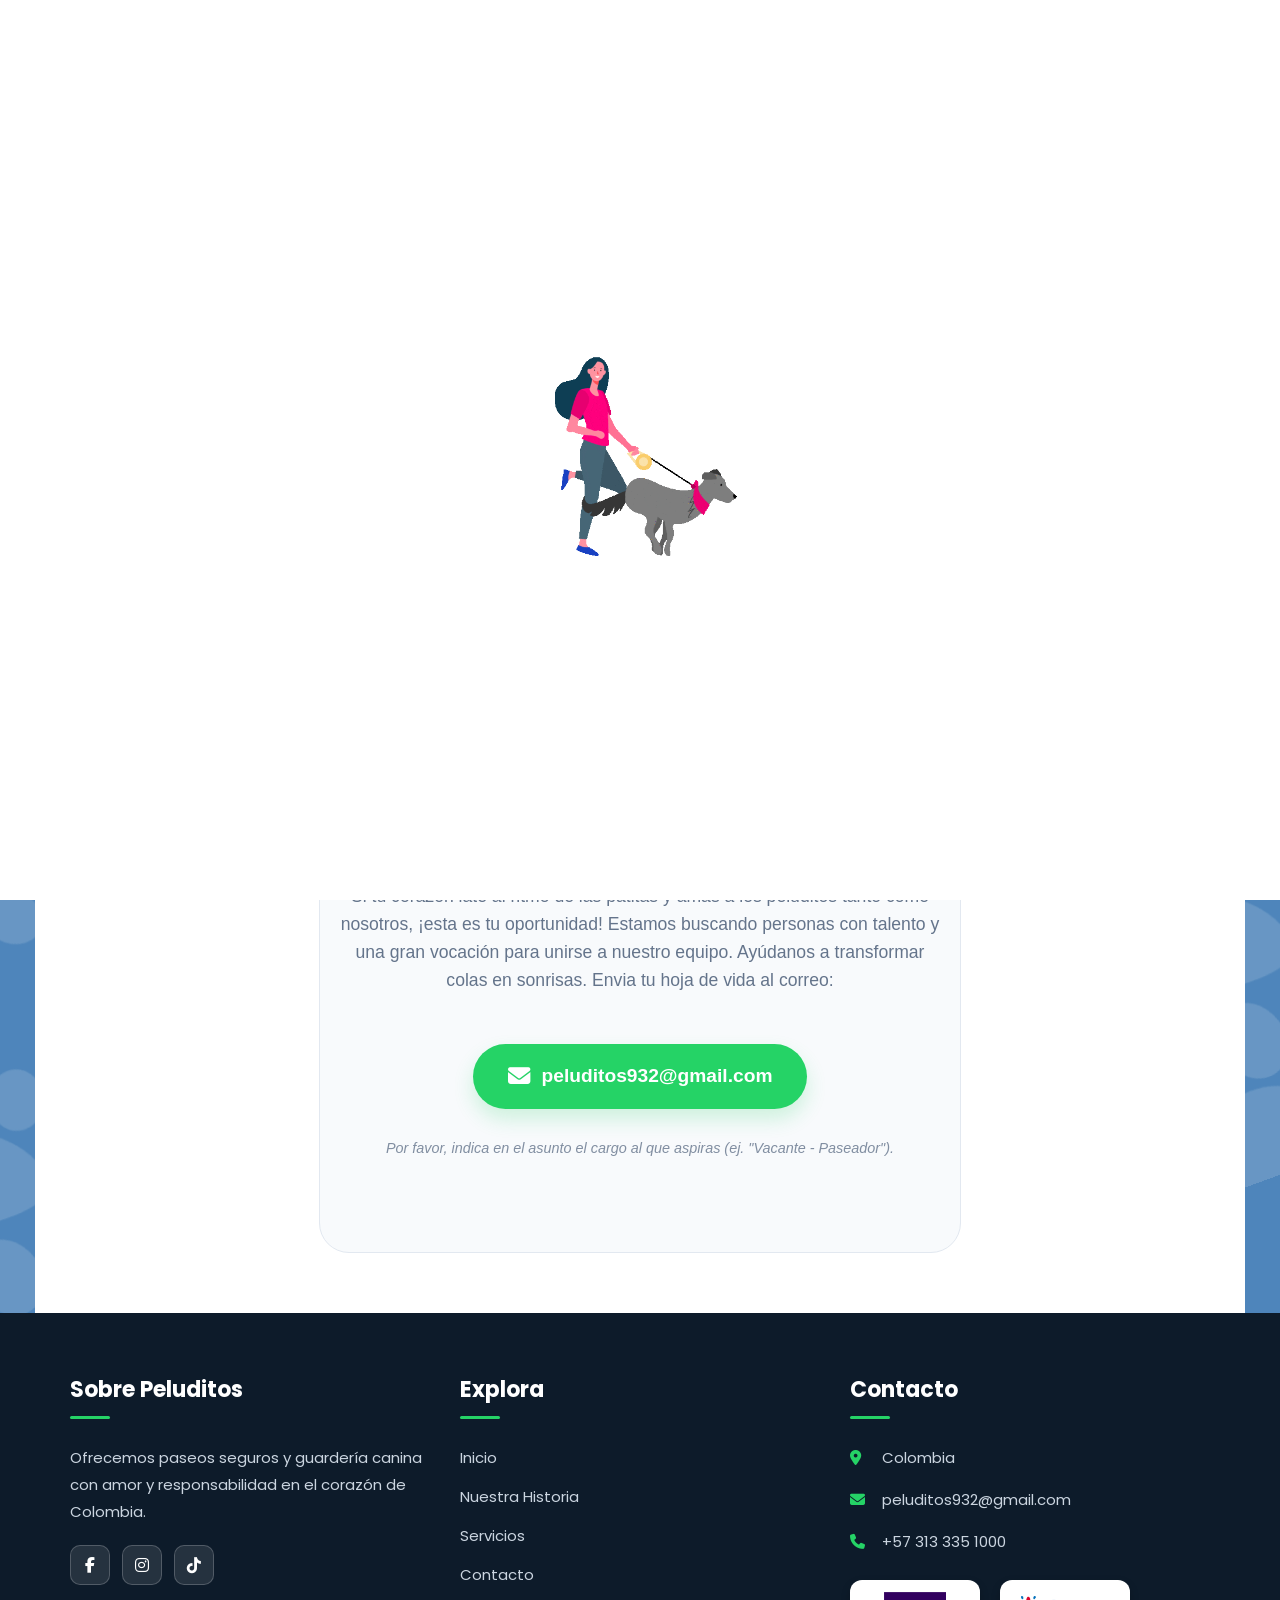
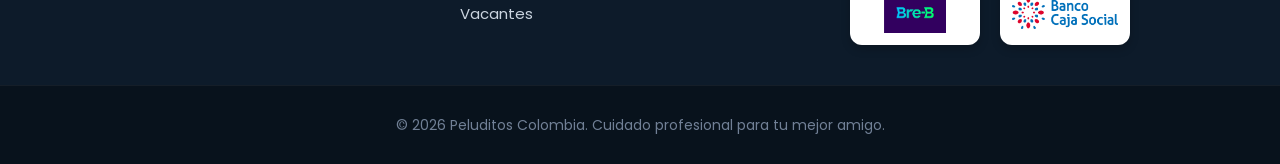
<file: vacantes.html>
<!DOCTYPE html>
<html lang="en">
      <!-- basic -->
      <meta charset="utf-8">
      <meta http-equiv="X-UA-Compatible" content="IE=edge">
      <!-- mobile metas -->
      <meta name="viewport" content="width=device-width, initial-scale=1">
      <meta name="viewport" content="initial-scale=1, maximum-scale=1">
      <!-- site metas -->
      <title>Peluditos | Sedes Y Servicios</title>

      <meta name="description" content="En Peluditos ofrecemos el mejor servicio de paseo, entrenamiento y cuidado canino en Zipaquirá. ¡Tu mejor amigo en las mejores manos! Contáctanos para agendar un cupo.">

      <meta name="keywords" content="paseador de perros Zipaquirá, entrenamiento canino, cuidado de mascotas, paseos perrunos, Peluditos Zipaquirá, servicios caninos">

      <meta name="author" content="Peluditos Zipaquirá">

      <link rel="icon" type="image/png" href="images/Logo.png">

      <meta property="og:title" content="Peluditos - Paseo y Cuidado Canino">
      <meta property="og:description" content="¡Agenda hoy mismo el paseo de tu perro en Zipaquirá! Calidad y amor para tu mascota.">
      <meta property="og:image" content="images/Logo.png"> 
      <meta property="og:url" content="https://tuweb.com/index.html">
      <meta property="og:type" content="website">
      <!-- bootstrap css -->
      <link rel="stylesheet" href="css/bootstrap.min.css">
      <!-- style css -->
      <link rel="stylesheet" href="css/style.css">
      <!-- responsive-->
      <link rel="stylesheet" href="css/responsive.css">
      <!-- awesome fontfamily -->
       <link rel="stylesheet" href="https://cdnjs.cloudflare.com/ajax/libs/font-awesome/6.5.1/css/all.min.css">
      <!--[if lt IE 9]>
      <script src="https://oss.maxcdn.com/html5shiv/3.7.3/html5shiv.min.js"></script>
      <script src="https://oss.maxcdn.com/respond/1.4.2/respond.min.js"></script><![endif]-->
   </head>

    <body class="main-layout inner_page">
      <!-- loader  -->
      <div class="loader_bg">
         <div class="loader"><img src="images/loading.gif" alt="" /></div>
      </div>
      <!-- end loader -->
      <div id="mySidepanel" class="sidepanel">
    <a href="javascript:void(0)" class="closebtn" onclick="closeNav()">×</a>
    <ul> 
        <li><a class="active" href="index.html">Inicio</a></li>
        <li><a href="about.html">Sobre Nosotros </a></li>
        <li><a href="services.html">Servicios</a></li>
        <li><a href="contact.html">Ubicación y Contacto</a></li>  
        <li><a href="vacantes.html">Vacantes</a></li>   
    </ul> 
      </div>
      <!-- header -->
      <header class="main-header">
    <div class="head_top">
        <div class="container">
            <div class="row align-items-center">
                <div class="col-md-4 col-6">
                    <ul class="con_icon">
                        <li>
                            <a href="https://wa.me/573133351000" target="_blank" class="whatsapp-top-link">
                                <i class="fa-brands fa-whatsapp"></i> <span>Contáctanos</span>
                            </a>
                        </li>
                    </ul>
                </div>
                
                <div class="col-md-4 d-none d-md-block">
                    <h2 class="nombre_header_central">PELUDITOS</h2>
                </div>

                <div class="col-md-4 col-6">
                    <ul class="social_top">
                        <li><a href="https://www.facebook.com/share/1D5HVbyhdx/"><i class="fa-brands fa-facebook-f"></i></a></li>
                        <li><a href="https://www.instagram.com/familiapeluditos2025/reels/" target="_blank"><i class="fa-brands fa-instagram"></i></a></li>
                        <li><a href="https://www.tiktok.com/@familiapeluditos2025?_r=1&_t=ZS-958iK6QX8o0"><i class="fa-brands fa-tiktok"></i></a></li>
                    </ul>
                </div>
            </div>
        </div>
    </div>

    <div class="head_bottom">
        <div class="container">
            <div class="header_flex">
                <div class="logo_mobile d-md-none">
                    <span class="mobile_brand">PELUDITOS</span>
                </div>
                <div class="menu_control">
                    <button class="openbtn" onclick="openNav()" aria-label="Abrir Menú">
                        <img src="images/menu_btn.png" alt="Menu">
                        <span class="menu_text">MENÚ</span>
                    </button>
                </div>
            </div>
        </div>
    </div>
      </header>
<!-- end header -->
<!-- vacantes-->
<section class="vacantes-section">
    <div class="container">
        <h1 class="titulo-principal">Únete a nuestro equipo</h1>
        <p class="subtitulo">Buscamos apasionados por el bienestar canino en Colombia.</p>

        <div class="grid-vacantes">
            <div class="card-vacante">
                <div class="icon-v-container">
                    <i class="fa-solid fa-dog icon-v"></i>
                </div>
                <h3>Paseadores</h3>
                <p>Si amas caminar y tienes conexión con los perros, este es tu lugar. Responsabilidad y puntualidad son clave.</p>
            </div>

            <div class="card-vacante">
                <div class="icon-v-container">
                    <i class="fa-solid fa-brain icon-v"></i>
                </div>
                <h3>Etólogos</h3>
                <p>Expertos en comportamiento animal para ayudar a nuestros peluditos a socializar y mejorar su bienestar emocional.</p>
            </div>

            <div class="card-vacante">
                <div class="icon-v-container">
                    <i class="fa-solid fa-bone icon-v"></i>
                </div>
                <h3>Entrenadores</h3>
                <p>Buscamos profesionales en adiestramiento básico y avanzado con técnicas de refuerzo positivo.</p>
            </div>
        </div>

        <div class="contacto-vacantes">
    <h3>¿Quieres ser parte de Peluditos?</h3>
    <p>Si tu corazón late al ritmo de las patitas y amas a los peluditos tanto como nosotros, ¡esta es tu oportunidad! Estamos buscando personas con talento y una gran vocación para unirse a nuestro equipo. Ayúdanos a transformar colas en sonrisas. Envia tu hoja de vida al correo:</p>
    
    <div class="email-box">
        <a href="https://mail.google.com/mail/?view=cm&fs=1&to=peluditos932@gmail.com&su=Vacante - [Tu Cargo]" 
           target="_blank" 
           class="btn-correo">
            <i class="fa-solid fa-envelope"></i> peluditos932@gmail.com
        </a>
    </div>
    
    <p class="nota-asunto">Por favor, indica en el asunto el cargo al que aspiras (ej. "Vacante - Paseador").</p>
</div>
    </div>
</section>
<!--end vacantes-->
<!-- boton de whatsapp-->
  <a href="https://wa.me/573133351000" class="whatsapp-float" target="_blank">
  <span class="fa-stack fa-2x">
    <i class="fa-solid fa-circle fa-stack-2x whatsapp-bg"></i>
    <i class="fa-brands fa-whatsapp fa-stack-1x fa-inverse"></i>
  </span>
</a>
  <!-- end boton de whatsapp -->
<!-- footer -->
<footer class="site-footer">
    <div class="footer-container">
        <div class="container">
            <div class="row">
                <div class="col-lg-4 col-md-6">
                    <div class="footer-widget">
                        <h3>Sobre Peluditos</h3>
                        <p class="footer-about">Ofrecemos paseos seguros y guardería canina con amor y responsabilidad en el corazón de Colombia.</p>
                        <div class="footer-social-links">
                            <a href="https://www.facebook.com/share/1D5HVbyhdx/" class="social-icon"><i class="fa-brands fa-facebook-f"></i></a>
                            <a href="https://www.instagram.com/familiapeluditos2025/reels/" target="_blank" class="social-icon"><i class="fa-brands fa-instagram"></i></a>
                            <a href="https://www.tiktok.com/@familiapeluditos2025?_r=1&_t=ZS-958iK6QX8o0" class="social-icon"><i class="fa-brands fa-tiktok"></i></a>
                        </div>
                    </div>
                </div>

                <div class="col-lg-4 col-md-6">
                    <div class="footer-widget">
                        <h3>Explora</h3>
                        <ul class="footer-links">
                            <li><a href="index.html">Inicio</a></li>
                            <li><a href="about.html">Nuestra Historia</a></li>
                            <li><a href="services.html">Servicios</a></li>
                            <li><a href="contact.html">Contacto</a></li>
                            <li><a href="vacantes.html">Vacantes</a></li>
                        </ul>
                    </div>
                </div>

                <div class="col-lg-4 col-md-12">
                    <div class="footer-widget">
                        <h3>Contacto</h3>
                        <ul class="footer-contact-info">
                            <li><i class="fa-solid fa-location-dot"></i>Colombia</li>
                            <li><i class="fa-solid fa-envelope"></i> peluditos932@gmail.com</li>
                            <li><i class="fa-solid fa-phone"></i> +57 313 335 1000</li>
                        </ul>
                    </div>
                    <div class="footer-payments">
                        <figure class="floating-breb">
                            <img src="images/bre-b.png" alt="Bre-B">
                        </figure>
                        <figure class="floating-banco">
                            <img src="images/bancocajasocial.png" alt="Banco Caja Social">
                        </figure>
                    </div>
                </div>
            </div> 
        </div>
    </div>

    <div class="footer-bottom-bar">
        <div class="container">
            <p class="copyright-text">© 2026 Peluditos Colombia. Cuidado profesional para tu mejor amigo.</p>
        </div>
    </div>
</footer>

      <!-- end footer -->
      <!-- Javascript files-->
      <script src="js/jquery.min.js"></script>
      <script src="js/bootstrap.bundle.min.js"></script>
      <script src="js/jquery-3.0.0.min.js"></script>
      <script src="js/custom.js"></script>
   </body>
</html>

</body>
</html>
</file>
<file: css/style.css>
/*--------------------------------------------------------------------- 
File Name: style.css 
---------------------------------------------------------------------*/


/*--------------------------------------------------------------------- 
import Fonts 
---------------------------------------------------------------------*/

@import url('https://fonts.googleapis.com/css?family=Rajdhani:300,400,500,600,700');
@import url('https://fonts.googleapis.com/css?family=Poppins:100,100i,200,200i,300,300i,400,400i,500,500i,600,600i,700,700i,800,800i,900,900i');
@import url('https://fonts.googleapis.com/css?family=Raleway:100,100i,200,200i,300,300i,400,400i,500,500i,600,600i,700,700i,800,800i,900,900i');
@import url('https://fonts.googleapis.com/css?family=Open+Sans:400,600,600i,700,700i,800,800i&display=swap');

/*--------------------------------------------------------------------- import Files ---------------------------------------------------------------------*/

@import url(font-awesome.min.css);
@import url(owl.carousel.min.css);

/*--------------------------------------------------------------------- 
basic 
---------------------------------------------------------------------*/

/* --- PATRÓN GLOBAL DE SCOOBYZ --- */
body {
    position: relative;
    background-color: #4e85bb; /* El azul base de toda la web */
    overflow-x: hidden;
    display: flex;
    flex-direction: column;
    min-height: 100vh; /* Ocupa el 100% de la pantalla */
}


body::before {
    content: "";
    position: fixed;
    /* EL TRUCO: Hacemos la capa más grande para que la rotación no deje huecos */
    top: -50%; 
    left: -50%;
    width: 200vw; 
    height: 200vh;
    
    background-image: url('../images/pla.png');
    background-repeat: repeat;
    background-size: 250px; 
    
    opacity: 0.15; 
    transform: rotate(-20deg); /* Ahora sí, rota sin miedo */
    
    z-index: -1; 
    pointer-events: none;
}

/* --- AJUSTE DE SECCIONES --- */
/* Para que las huellas se vean, las secciones no deben tener fondos sólidos que las tapen */
.services, .section, .pet, .testimonial, .choose, .contact {
    background: transparent !important; 
    position: relative;
    z-index: 1;
}

/* Las tarjetas blancas de servicios sí deben mantener su fondo para ser legibles */
.service_text {
    background: #ffffff !important;
    z-index: 10;
}
 

a {
     color: #1f1f1f;
     text-decoration: none !important;
     outline: none !important;
     -webkit-transition: all .3s ease-in-out;
     -moz-transition: all .3s ease-in-out;
     -ms-transition: all .3s ease-in-out;
     -o-transition: all .3s ease-in-out;
     transition: all .3s ease-in-out;
}

h1,
h2,
h3,
h4,
h5,
h6 {
     letter-spacing: 0;
     font-weight: normal;
     position: relative;
     padding: 0;
     font-weight: normal;
     line-height: normal;
     color: #111111;
     margin: 0
}

h1 {
     font-size: 24px
}

h2 {
     font-size: 22px
}

h3 {
     font-size: 18px
}

h4 {
     font-size: 16px
}

h5 {
     font-size: 14px
}

h6 {
     font-size: 13px
}

*,
*::after,
*::before {
     -webkit-box-sizing: border-box;
     -moz-box-sizing: border-box;
     box-sizing: border-box;
}

h1 a,
h2 a,
h3 a,
h4 a,
h5 a,
h6 a {
     color: #212121;
     text-decoration: none!important;
     opacity: 1
}

button:focus {
     outline: none;
}


ul,
li,
ol {
     margin: 0px;
     padding: 0px;
     list-style: none;
}

p {
     margin: 0px;
     padding: 0;
     color: #232222;
     font-weight: normal;
     font-size: 17px;
     line-height: 28px;
}

a {
     color: #222222;
     text-decoration: none;
     outline: none !important;
}

a,
.btn {
     text-decoration: none !important;
     outline: none !important;
     -webkit-transition: all .3s ease-in-out;
     -moz-transition: all .3s ease-in-out;
     -ms-transition: all .3s ease-in-out;
     -o-transition: all .3s ease-in-out;
     transition: all .3s ease-in-out;
}

img {
     max-width: 100%;
     height: auto;
}

 :focus {
     outline: 0;
}

.btn-custom {
     margin-top: 20px;
     background-color: transparent !important;
     border: 2px solid #ddd;
     padding: 12px 40px;
     font-size: 16px;
}

.lead {
     font-size: 18px;
     line-height: 30px;
     color: #767676;
     margin: 0;
     padding: 0;
}

.form-control:focus {
     border-color: #ffffff !important;
     box-shadow: 0 0 0 .2rem rgba(255, 255, 255, .25);
}

.navbar-form input {
     border: none !important;
}

.badge {
     font-weight: 500;
}

blockquote {
     margin: 20px 0 20px;
     padding: 30px;
}

button {
     border: 0;
     margin: 0;
     padding: 0;
     cursor: pointer;
}

.full {
     width: 100%;
     float: left;
     margin: 0;
     padding: 0;
}
.titlepage {
     padding-bottom: 60px;
}

.titlepage h2 {
     font-size: 50px;
     font-weight: bold;
     line-height: 55px;
     color: #2e2e2e;
     position: relative;
     z-index: 99;
}

.read_more {
     display: inline-block;
     background: #1c89bd;
     color: #fff;
     max-width: 271px;
     height: 57px;
     line-height: 57px;
     width: 100%;
     font-size: 17px;
     text-align: center;
     font-weight: 500;
     transition: ease-in all 0.5s;
}

.read_more:hover {
     background: #e5341d;
     color: #fff;
     transition: ease-in all 0.5s;
}

.img_responsive {
     max-width: 100%;
}

.text_align_center {
     text-align: center;
}

.text_align_left {
     text-align: left;
}

.text_align_right {
     text-align: right;
}

.d_flex {
     display: flex;
     align-items: center;
     flex-wrap: wrap;
}

.container {
     max-width: 1170px;
}


/*---------------------------- 
loader  
----------------------------*/

.loader_bg {
     position: fixed;
     z-index: 9999999;
     background: #fff;
     width: 100%;
     height: 100%;
}

.loader {
     height: 100%;
     width: 100%;
     position: absolute;
     left: 0;
     top: 0;
     display: flex;
     justify-content: center;
     align-items: center;
}

.loader img {
     width: 280px;
}


/*--------------------------------------------------------------------- 
header 
---------------------------------------------------------------------*/

/* --- HEADER GENERAL --- */
/* --- CONFIGURACIÓN BASE DEL HEADER --- */
header {
    background: transparent;
    width: 100%;
    z-index: 999;
    position: absolute;
    top: 0;
    left: 0;
}

/* --- BARRA SUPERIOR (AZUL OSCURO) --- */
.head_top {
    background: #1a2e44;
    padding: 12px 0;
    border-bottom: 1px solid rgba(255, 255, 255, 0.1);
}

.head_top .row {
    display: flex;
    align-items: center;
    justify-content: space-between; /* Corregido */
}

/* Columna 2: Nombre PELUDITOS (Centro) */
.nombre_header_central {
    color: #ffffff;
    text-align: center;
    font-weight: 900;
    letter-spacing: 3px;
    margin: 0;
    font-size: 24px;
    text-transform: uppercase;
}

/* --- BOTÓN WHATSAPP (Estilo Cápsula) --- */
.whatsapp-top-link {
    color: #ffffff !important;
    font-weight: 600;
    font-size: 14px;
    background: rgba(255, 255, 255, 0.15); 
    padding: 8px 18px;
    border-radius: 50px;
    display: inline-flex;
    align-items: center;
    gap: 8px;
    transition: all 0.3s ease;
    text-decoration: none !important;
}

.whatsapp-top-link:hover {
    background: #ffffff;
    color: #1a2e44 !important;
}

/* --- REDES SOCIALES (Derecha) --- */
.social_top {
    display: flex;
    list-style: none;
    margin: 0;
    padding: 0;
    gap: 20px;
    justify-content: flex-end;
}

.social_top li a i {
    color: #ffffff !important;
    font-size: 20px;
    transition: 0.3s ease;
}

.social_top li a:hover i {
    color: #25d366 !important; /* Verde WhatsApp */
    transform: scale(1.2);
}

/* --- BARRA INFERIOR (BOTÓN MENÚ) --- */
.head_bottom {
    padding: 20px 0;
}

.header_flex {
    display: flex;
    justify-content: flex-end; /* Lo empuja a la derecha */
    align-items: center;
}

/* BOTÓN MENÚ ESTILO PÍLDORA BLANCA */
.openbtn {
    background: #ffffff; 
    border: none;
    padding: 10px 25px;
    border-radius: 50px; 
    cursor: pointer;
    display: flex;
    align-items: center;
    gap: 12px;
    box-shadow: 0 4px 15px rgba(0, 0, 0, 0.1);
    transition: all 0.3s ease;
}

.openbtn:hover {
    background: #25D366;
    transform: translateY(-2px);
}

.openbtn img {
    width: 22px;
    /* Al ser fondo blanco, el icono debe ser oscuro (negro/azul) */
    filter: brightness(0); 
}

.menu_text {
    font-weight: 800;
    color: #1a2e44;
    font-size: 14px;
    letter-spacing: 1px;
}

.openbtn:hover .menu_text {
    color: #ffffff;
}

.openbtn:hover img {
    filter: brightness(0) invert(1); /* Icono blanco cuando el fondo es verde */
}

/* --- SIDEPANEL (MENÚ LATERAL) --- */
.sidepanel {
    height: 100%;
    width: 0;
    position: fixed;
    z-index: 9999;
    top: 0;
    left: 0;
    background-color: #1a2e44; /* Azul oscuro para combinar */
    overflow-x: hidden;
    transition: 0.5s;
    padding-top: 60px;
}

.sidepanel a {
    padding: 12px 32px;
    text-decoration: none;
    font-size: 22px;
    color: #ffffff;
    display: block;
    transition: 0.3s;
    font-weight: 600;
}

.sidepanel a:hover {
    color: #25d366;
    padding-left: 45px;
}

.sidepanel .closebtn {
    position: absolute;
    top: 10px;
    right: 25px;
    font-size: 45px;
}
.sidepanel ul {
    list-style: none; /* Quita los puntos negros */
    padding: 0;
    margin: 0;
}

.sidepanel li {
    padding: 0;
    margin: 0;
}


/** end header **/

/** banner_main **/
/* Reseteo y Contenedor Principal */
.hero_peluditos {
    background: #ffffff; /* Fondo limpio */
    min-height: 80vh; /* Ocupa el 80% de la pantalla */
    display: flex;
    align-items: center;
    padding: 40px 0;
    overflow: hidden;
    margin: 15px;
    border-radius: 40px;
    position: relative;
    margin-top: 30px;
}

.container_hero {
    display: flex;
    max-width: 1200px;
    margin: 0 auto;
    align-items: center;
    gap: 50px;
    padding: 0 20px;
}

/* --- TEXTO --- */
.hero_text {
    flex: 1;
}

.brand_box {
    display: flex;
    align-items: center;
    gap: 15px;
    margin-bottom: 20px;
}

.hero_logo {
    width: 120px;
    margin-top: 30px;
    height: auto;
}

.hero_tag {
    background: #eef5ff;
    color: #5c91c8;
    padding: 5px 15px;
    border-radius: 50px;
    font-weight: 700;
    font-size: 1rem;
    margin-top: 30px;
    margin: 10px;
}

.hero_title {
    font-size: 3.5rem;
    color: #2d3748;
    line-height: 1.1;
    font-weight: 900;
    margin-bottom: 20px;
}

.hero_title span {
    color: #5c91c8; /* Tu Azul */
}

.hero_p {
    font-size: 1.2rem;
    color: #718096;
    margin-bottom: 35px;
    max-width: 500px;
}

/* --- BOTONES --- */
.hero_btns {
    display: flex;
    gap: 15px;
}

.btn_primary {
    background: #5c91c8;
    color: white;
    padding: 15px 30px;
    border-radius: 12px;
    font-weight: 700;
    text-decoration: none;
    transition: 0.3s;
}

.btn_secondary {
    background: #25D366; /* Tu Verde */
    color: white;
    padding: 15px 30px;
    border-radius: 12px;
    font-weight: 700;
    text-decoration: none;
    transition: 0.3s;
}

.btn_primary:hover, .btn_secondary:hover {
    transform: translateY(-3px);
    box-shadow: 0 10px 20px rgba(0,0,0,0.1);
    color: white;
}

/* --- IMAGEN --- */
.hero_image {
    flex: 1;
    display: flex;
    justify-content: center;
}

.image_wrapper {
    position: relative;
    width: 100%;
    max-width: 450px;
}

.image_wrapper img {
    width: 100%;
    border-radius: 30px;
    box-shadow: 20px 20px 0px #f0f4f8; /* Detalle estético azul claro */
}

.experience_badge {
    position: absolute;
    bottom: 20px;
    left: -20px;
    background: white;
    padding: 15px 20px;
    border-radius: 20px;
    box-shadow: 0 10px 30px rgba(0,0,0,0.1);
    text-align: center;
}

.experience_badge strong {
    display: block;
    font-size: 1.5rem;
    color: #25D366;
}

.experience_badge span {
    font-size: 0.8rem;
    color: #718096;
}

/* Responsive para Celulares */
/* RESPONSIVE HEADER Y BANNER */

/* Estilos para el logo en responsive */
.responsive-logo {
    max-height: 45px; /* Ajusta según el alto de tu barra de menú */
    width: auto;
    display: block;
}

@media (max-width: 768px) {
    .hero_peluditos {
        padding: 40px 0 20px 0;
        min-height: auto; /* Dejamos que el contenido mande el alto */
    }

    .container_hero {
        flex-direction: column; /* Apilamos texto arriba e imagen abajo */
        text-align: center;
        gap: 30px;
    }

    /* --- TEXTO MÓVIL --- */
    .hero_text {
        order: 1; /* Asegura que el texto vaya primero */
        display: flex;
        flex-direction: column;
        align-items: center;
    }

    .brand_box {
        justify-content: center;
        margin-bottom: 15px;
    }

    .hero_logo {
        width: 50px;
        margin-top: 0; /* Quitamos el margen extra en móvil */
    }

    .hero_tag {
        margin-top: 0;
    }

    .hero_title {
        font-size: 2.2rem; /* Tamaño manejable para celular */
        margin-bottom: 15px;
    }

    .hero_p {
        font-size: 1rem;
        margin-bottom: 25px;
        padding: 0 10px;
    }

    /* --- BOTONES MÓVIL --- */
    .hero_btns {
        flex-direction: column; /* Botones uno sobre otro */
        width: 100%;
        max-width: 300px; /* Para que no sean gigantes de lado a lado */
        gap: 12px;
    }

    .btn_primary, .btn_secondary {
        width: 100%;
        padding: 12px;
        font-size: 1rem;
    }

    /* --- IMAGEN MÓVIL --- */
    .hero_image {
        order: 2; /* Imagen debajo de los botones */
        width: 100%;
        margin-top: 20px;
    }

    .image_wrapper {
        max-width: 320px; /* Evita que la imagen se vea enorme */
    }

    .image_wrapper img {
        box-shadow: 10px 10px 0px #f0f4f8; /* Sombra más pequeña para móvil */
    }

    .experience_badge {
        bottom: 10px;
        left: 50%;
        transform: translateX(-50%); /* Centramos la medalla en móvil */
        padding: 10px 15px;
        width: 140px;
    }

    .experience_badge strong {
        font-size: 1.2rem;
    }
}
/**end banner main**/

/** services **/

/* --- SECCIÓN SERVICES ACTUALIZADA --- */

/* 1. Mantenemos tu base de .services pero añadimos z-index y overflow */
.services {
     padding-top: 90px;
     padding-bottom: 90px; 
     background: #4e85bb; 
     position: relative;
     z-index: 1; /* Establece el contexto de capas */
     overflow: hidden; /* ¡Importante! Para que no se vean los bordes de las huellas rotadas */
}



/* --- TUS ESTILOS DE TARJETAS (Se mantienen igual) --- */
.service_text {
     text-align: center;
     margin-top: 30px;
     background: #fff;
     padding: 40px 25px;
     position: relative;
     z-index: 99; /* Asegura que estén por encima de todo */
     
     border-radius: 15px; 
     border: 1px solid #e1e1e1;
     box-shadow: 0 10px 30px rgba(0, 0, 0, 0.08); 
     
     min-height: 400px; 
     display: flex;
     flex-direction: column;
     justify-content: center;
     transition: all 0.3s ease; 
}

/* ... El resto de tu código (hover, h3, p, títulos) se queda exactamente igual ... */

/* Efecto de elevación al pasar el mouse */
.service_text:hover {
    transform: translateY(-10px);
    box-shadow: 0 15px 40px rgba(0, 0, 0, 0.15);
    border-color: #003366; /* Azul oscuro de Peluditos */
}

.service_text i img {
    max-width: 80px; /* Controlamos el tamaño del icono */
    margin: 0 auto;
}

.service_text h3 {
    color: #232222;
    font-size: 20px; /* Un poco más grande para que resalte */
    line-height: 24px;
    padding-top: 20px;
    font-weight: 700;
    text-transform: uppercase;
}

.service_text p {
    padding-top: 15px;
    padding-bottom: 10px;
    color: #555;
    font-size: 15px;
    line-height: 2}

.titulo_de_servicios {
    text-align: center; /* Centra el texto del h2 y el p */
    width: 100%;
    margin-bottom: 40px;
}

.titulo_de_servicios h2 {
    color: #ffffff !important;  /* Forzamos el blanco puro */
    font-size: 2.5rem; 
    text-transform: uppercase;
    margin-bottom: 10px;
    font-weight: 700;
}

.titulo_de_servicios p {
    color: #ffffff !important;  /* También el párrafo en blanco para que se lea bien */
    font-size: 1.2rem;
    max-width: 800px;
    margin: 0 auto;
    opacity: 0.9; /* Un toque de transparencia para que no sea tan chillón */
    margin: 0 auto; /* Centra el bloque del párrafo */
    max-width: 700px; /* Evita que el texto se estire demasiado */
    
}

/* Contenedor para centrar */
.pb-button-container {
    display: flex;
    justify-content: center; /* Centrado horizontal */
    align-items: center;     /* Centrado vertical (si el contenedor tiene altura) */
    padding: 30px 0;         /* Espaciado superior e inferior */
    width: 100%;
}

/* Estilo del Botón */
.btn-peluditos-main {
    display: inline-block;
    background-color: #5c91c8; /* Azul institucional de Peluditos */
    color: #ffffff;
    padding: 15px 35px;
    font-size: 1.1rem;
    font-weight: 700;
    text-decoration: none;
    border-radius: 50px;       /* Forma ovalada */
    transition: all 0.3s ease;
    box-shadow: 0 5px 15px rgba(92, 145, 200, 0.3);
    border: none;
}

/* Efectos al pasar el mouse */
.btn-peluditos-main:hover {
    background-color: #4a7aa8; /* Un tono más oscuro al pasar el cursor */
    transform: translateY(-3px); /* Pequeño salto hacia arriba */
    box-shadow: 0 8px 20px rgba(92, 145, 200, 0.4);
    color: #ffffff;
}

/**services page**/
/* Contenedor Principal */
.pb-services-section {
    padding: 80px 40px;
    padding-top: 100px; /* Aumentamos el espacio interno superior */
    background: #ffffff;
    border-radius: 40px;
    position: relative;
    margin-top: 30px; /* Esto hace que la curva se monte elegantemente sobre el azul */
    z-index: 10;
    box-shadow: 0 -15px 30px rgba(0, 0, 0, 0.05);
    margin: 10px;

}

.pb-tag {
    color: #25D366;
    font-weight: 700;
    text-transform: uppercase;
    letter-spacing: 2px;
    font-size: 20px;
}

.pb-subtitle {
    color: #718096;
    max-width: 600px;
    margin: 10px auto 40px;
}

/* Grid de 4 Columnas para pantallas grandes */
.pb-services-grid {
    display: grid;
    /* En PC se verán 4, en tablet 2, en móvil 1 */
    grid-template-columns: repeat(auto-fit, minmax(280px, 1fr));
    gap: 25px;
    margin-top: 20px;
}

/* Tarjeta Individual */
.pb-service-card {
    background: #ffffff !important; /* Forzamos el blanco */
    padding: 40px 30px;
    border-radius: 35px;
    border: 1px solid #edf2f7;
    position: relative; /* CLAVE: Para que el z-index funcione */
    z-index: 5; /* Por encima de las huellas decorativas */
    transition: all 0.4s cubic-bezier(0.175, 0.885, 0.32, 1.275);
    text-align: center;
    display: flex;
    flex-direction: column;
    justify-content: space-between;
}

.pb-service-card:hover {
    transform: translateY(-15px);
    box-shadow: 0 25px 50px rgba(92, 145, 200, 0.15);
    border-color: #5c91c8;
}

/* Iconos circulares (Punto de inicio Azul) */
.pb-service-icon {
    width: 85px;
    height: 85px;
    background: #5c91c8; /* Tu azul institucional */
    color: #ffffff;
    font-size: 32px;
    display: flex;
    align-items: center;
    justify-content: center;
    border-radius: 28px;
    margin: 0 auto 25px;
    /* Animación de giro */
    transition: 0.5s ease;
}

/* RECUPERAMOS LA ANIMACIÓN VERDE */
.pb-service-card:hover .pb-service-icon {
    background: #25D366; /* Verde institucional */
    color: white;
    transform: rotateY(180deg); /* El giro 3D que te gusta */
}

.pb-service-card h3 {
    font-size: 22px;
    font-weight: 800;
    color: #2d3748;
    margin-bottom: 12px;
}

/* Listado de características */
.pb-service-features {
    list-style: none;
    padding: 0;
    margin-top: 20px;
    text-align: left;
}

.pb-service-features li {
    margin-bottom: 10px;
    font-size: 14px;
    color: #4a5568;
    display: flex;
    align-items: center;
}

.pb-service-features i {
    color: #25D366;
    margin-right: 12px;
    font-size: 16px;
}

/* Estilo General de la Tabla */
.pb-pricing-section {
    padding: 60px 40px;
    background: #ffffff;
    border-radius: 40px;
    margin: 10px;
}

.table-responsive {
    border-radius: 20px;
    overflow: hidden;
    box-shadow: 0 10px 30px rgba(0,0,0,0.05);
}

.pb-custom-table {
    margin-bottom: 0;
    border-collapse: separate;
    border-spacing: 0;
}

.pb-custom-table thead th {
    background: #5c91c8; /* Tu azul institucional */
    color: white;
    padding: 20px;
    border: none;
    text-align: center;
    font-weight: 700;
}

.pb-custom-table tbody td {
    padding: 20px;
    text-align: center;
    vertical-align: middle;
    border-bottom: 1px solid #f1f1f1;
    color: #4a5568;
}

.pb-custom-table tbody tr:last-child td {
    border-bottom: none;
}

/* Fila de Promociones Destacada */
.highlight-promo-row {
    background-color: #f1fdf6; /* Fondo verde muy suave */
}

.highlight-promo-row td {
    color: #25D366 !important; /* Texto verde */
    font-weight: 700;
}

.highlight-promo-row td:first-child {
    color: #2d3748 !important;
}

/* Notas del pie */
.pricing-footer-notes p {
    font-size: 14px;
    color: #fc1d1d;
    margin-bottom: 10px;
}

.pricing-footer-notes i {
    color: #e61717;
    margin-right: 8px;
    width: 20px;
}
/* Subtítulos de tablas */
.table-sub-title {
    font-size: 1.4rem;
    color: #004d40;
    margin-bottom: 20px;
    font-weight: 700;
}

.table-sub-title i {
    color: #25D366;
    margin-right: 10px;
}

/* Caja de Ventaja Mensual (Sutil pero efectiva) */
.monthly-advantage-box {
    background: linear-gradient(90deg, #f1fdf6 0%, #ffffff 100%);
    border-left: 5px solid #25D366;
    padding: 25px;
    border-radius: 15px;
    margin: 30px 0;
    display: flex;
    align-items: center;
    gap: 20px;
    box-shadow: 0 5px 15px rgba(0,0,0,0.03);
}

.advantage-icon {
    font-size: 2rem;
    color: #25D366;
}

.advantage-text strong {
    display: block;
    font-size: 1.1rem;
    color: #2d3748;
}

.advantage-text p {
    margin: 0;
    color: #718096;
    font-size: 0.95rem;
}

/* Estilo de tablas */
.main-pricing thead th {
    background-color: #5c91c8; /* Tu azul principal */
}

.hourly-pricing thead th {
    background-color: #a0aec0; /* Un gris profesional para los esporádicos */
}

.pb-custom-table thead th {
    background-color: #5c91c8;
    color: white;
    text-align: center;
    font-size: 0.95rem;
    padding: 15px 10px;
}

.pb-custom-table tbody td {
    text-align: center;
    font-size: 0.9rem;
    padding: 15px 10px;
}

/* Columna de nombres de servicios alineada a la izquierda */
.pb-custom-table tbody td:first-child {
    text-align: left;
    font-weight: bold;
    background-color: #f8fafc;
}

.highlight-promo-row {
    background-color: #f1fdf6 !important;
    font-weight: bold;
    color: #25D366;
}

.table-sub-title {
    color: #2d3748;
    font-weight: 800;
    border-bottom: 3px solid #25D366;
    display: inline-block;
    padding-bottom: 5px;
}

.pb-cat-care-section {
    padding: 60px 40px;
    background: linear-gradient(135deg, #ffffff 0%, #ffffff 100%); /* Un crema suave */
    border-radius: 40px;
    margin-top: 40px;
    margin: 50px;
}

/* Badge de Precio */
.cat-image-container {
    position: relative;
    padding: 40px;
}

.cat-main-icon {
    font-size: 120px;
    color: #ffffff; /* Color naranja gatuno */
    filter: drop-shadow(0 10px 15px rgba(255, 255, 255, 0.3));
}

/* Contenedor de la Imagen */
.cat-image-wrapper {
    position: relative; /* Esto es el ancla para el precio de $5.000 */
    padding: 10px;
    display: inline-block;
    border-radius: 30px;
    background: #ffffff;
    box-shadow: 0 15px 35px rgba(0,0,0,0.08);
}

/* Ajuste del badge para que no se pierda */
.cat-price-badge-floating {
    position: absolute;
    bottom: 10px; 
    right: -10px;   
    background: #25D366; 
    color: white;
    padding: 12px 20px;
    border-radius: 50px;
    font-size: 1rem;
    box-shadow: 0 10px 20px rgba(37,211,102,0.4);
    z-index: 10;
}

/* Estilo de la imagen gato.png */
.img-cat-photo {
    width: 100%;
    max-width: 320px; /* Tamaño máximo para que no se vea gigante */
    border-radius: 25px; /* Bordes redondeados sutiles */
    object-fit: cover;
    transition: transform 0.4s ease;
}

.cat-image-wrapper:hover .img-cat-photo {
    transform: scale(1.03); /* Pequeño efecto al pasar el mouse */
}

/* Badge de Precio Flotante (Recuperado) */
.cat-price-badge-floating {
    position: absolute;
    bottom: -20px; /* Sobresale un poco hacia abajo */
    right: -20px;   /* Sobresale un poco hacia la derecha */
    background: #25D366; /* Verde institucional */
    color: white;
    padding: 15px 25px;
    border-radius: 50px;
    font-size: 1.1rem;
    box-shadow: 0 10px 20px rgba(37, 211, 102, 0.4);
    transform: rotate(5deg);
    z-index: 2;
}

.cat-price-badge-floating strong {
    font-weight: 900;
}

.cat-price-badge-floating span {
    display: block;
    font-size: 0.75rem;
    text-transform: uppercase;
    font-weight: 400;
}

/* Ajustes de la lista para usar checkmarks en lugar de huellas (más profesional) */
.cat-service-list li i {
    color: #25D366; /* Verde institucional */
    margin-right: 12px;
}

.cat-price-badge {
    position: absolute;
    top: 10px;
    right: 10px;
    background: #25D366;
    color: white;
    padding: 15px 20px;
    border-radius: 50px;
    font-weight: 800;
    font-size: 1.2rem;
    box-shadow: 0 10px 20px rgba(37, 211, 102, 0.3);
    transform: rotate(5deg);
}

.cat-price-badge span {
    display: block;
    font-size: 0.7rem;
    text-transform: uppercase;
    font-weight: 400;
}

/* Lista de tareas */
.cat-service-list {
    list-style: none;
    padding: 0;
    margin-top: 25px;
}

.cat-service-list li {
    font-size: 1.1rem;
    margin-bottom: 15px;
    color: #4a5568;
    display: flex;
    align-items: center;
}

.cat-service-list i {
    color: #f6ad55;
    margin-right: 15px;
    font-size: 1.2rem;
}

/* Botón Verde */
.btn-peluditos-verde {
    display: inline-block;
    background-color: #25D366;
    color: white;
    padding: 15px 30px;
    border-radius: 50px;
    font-weight: 700;
    text-decoration: none;
    transition: 0.3s;
}

.btn-peluditos-verde:hover {
    background-color: #1ebe57;
    transform: scale(1.05);
    color: white;
}

.pb-nursery-section {
    padding: 60px 40px;
    background-color: #ffffff;
    border-radius: 40px;
    margin: 20px;
}

.nursery-card {
    padding: 30px;
    border-radius: 25px;
    text-align: center;
    height: 100%;
    transition: 0.3s;
    border: 2px solid transparent;
}

.small-breed {
    background-color: #f0f9ff; /* Azul muy claro */
    border-color: #5c91c8;
}

.large-breed {
    background-color: #fff9f0; /* Naranja muy claro */
    border-color: #f6ad55;
}

.nursery-card:hover {
    transform: translateY(-10px);
    box-shadow: 0 15px 30px rgba(0,0,0,0.1);
}

.nursery-type {
    font-weight: 800;
    margin-bottom: 20px;
    color: #2d3748;
}

.nursery-price-list {
    list-style: none;
    padding: 0;
}

.nursery-price-list li {
    padding: 12px 0;
    border-bottom: 1px dashed rgba(0,0,0,0.1);
    font-size: 1.1rem;
}

.nursery-price-list li:last-child {
    border-bottom: none;
}

.pack-discount-info {
    background: #f1fdf6;
    padding: 20px;
    border-radius: 15px;
    text-align: center;
    border: 1px solid #25D366;
}

.nursery-footer p {
    font-size: 0.9rem;
    text-align: center;
}

/* SECCIÓN ADIESTRAMIENTO (Oscura y Profesional) */
/* Contenedor base blanco */
.pb-service-white {
    background-color: #ffffff;
    padding: 50px 40px;
    border-radius: 35px;
    box-shadow: 0 10px 30px rgba(0,0,0,0.05);
    border: 1px solid #f0f0f0;
    margin: 50px;
    height: auto;
}

/* Etiquetas de color */
.pb-tag-blue {
    background-color: #5c91c8; /* Tu azul */
    color: white;
    padding: 5px 15px;
    border-radius: 8px;
    font-weight: 700;
    font-size: 1rem;
}

.pb-tag-green {
    background-color: #25D366; /* Tu verde */
    color: white;
    padding: 3px 20px;
    border-radius: 8px;
    font-weight: 700;
    font-size: 0.9rem;
}

/* Mini tarjetas de entrenamiento */
.training-grid {
    display: flex;
    gap: 15px;
    margin-top: 20px;
}

.training-card-mini {
    background-color: #f8fbff;
    padding: 15px;
    border-radius: 15px;
    border-top: 4px solid #5c91c8;
    flex: 1;
}

.price-text {
    color: #5c91c8;
    font-weight: 800;
    font-size: 1.1rem;
}

/* Lista de etología */
.etology-check-list {
    list-style: none;
    padding: 0;
    margin: 20px 0;
}

.etology-check-list li {
    margin-bottom: 10px;
    display: flex;
    align-items: center;
    gap: 10px;
}

.etology-check-list i {
    color: #25D366;
}

/* Imágenes con borde redondeado profesional */
.img-service-branded {
    width: 100%;
    max-width: 350px;
    border-radius: 30px;
    border: 5px solid #f8fbff;
}

/* Botón Verde */
.btn-peluditos-green {
    display: inline-block;
    background-color: #25D366;
    color: white;
    padding: 12px 25px;
    border-radius: 50px;
    text-decoration: none;
    font-weight: 700;
    transition: 0.3s;
}
/* Responsividad para móviles */
@media (max-width: 768px) {
    .pb-custom-table {
        font-size: 13px;
    }
    .pb-custom-table thead th, 
    .pb-custom-table tbody td {
        padding: 12px 8px;
    }
}

@media (max-width: 768px) {
    .pb-custom-table {
        display: block;
        width: 100%;
        overflow-x: auto; /* Permite scroll lateral si la tabla es muy ancha */
    }
    .pb-pricing-section {
        padding: 40px 15px; /* Menos espacio en los lados para ganar área de lectura */
    }
}
/* end services */

/** pet **/

/* --- SECCIÓN PET CORREGIDA (IMAGEN FIJA) --- */
.pet {
     /* 1. Recuperamos y fijamos la imagen en su lugar original */
     background-image: url('../images/pet.jpg') !important; /* Forzamos la imagen */
     background-position: center center !important; /* Centrado perfecto y fijo */
     background-size: cover !important; /* Cubre todo el área sin deformar */
     background-repeat: no-repeat !important; /* No se repite */
     
     padding: 90px 0;
     margin-top: 90px;
     position: relative;
     
     /* 2. Establecemos el contexto de capas */
     z-index: 1; /* Esto asegura que el fondo global de huellas no la tape */
}

/* --- REPARACIÓN DE ADORNOS (ESQUINAS BLANCAS) --- */

/* El adorno de la DERECHA (bottom) */
.pet::before {
    content: "";
    position: absolute;
    
    /* Posición exacta original */
    bottom: 0px !important; 
    right: 10px !important; 
    
    /* Dimensiones originales */
    width: 143px !important; 
    height: 83px !important; 
    
    /* Imagen del adorno */
    background-image: url('../images/right.png') !important;
    background-repeat: no-repeat !important;
    background-position: center bottom !important; /* Asegura que el pico blanco quede abajo */
    
    /* Capas: Por encima de la foto del perro */
    z-index: 2; 
    
    /* Para que los pseudo-elementos funcionen */
    display: block; 
}

/* El adorno de la IZQUIERDA (top) */
.pet::after {
    content: "";
    position: absolute;
    
    /* Posición exacta original */
    top: 0px !important; 
    left: 10px !important; 
    
    /* Dimensiones originales */
    width: 143px !important; 
    height: 84px !important; 
    
    /* Imagen del adorno */
    background-image: url('../images/lefi.png') !important;
    background-repeat: no-repeat !important;
    background-position: center top !important; /* Asegura que el pico blanco quede arriba */
    
    /* Capas: Por encima de la foto del perro */
    z-index: 2; 
    
    /* Para que los pseudo-elementos funcionen */
    display: block; 
}

/* --- AJUSTE DE TEXTO --- */
.pet .titlepage h2 {
    color: #ffffff; /* Mantenemos el blanco */
    font-size: 40px; /* Asegura un buen tamaño */
    font-weight: bold;
    text-align: center;
    line-height: 1.2;

    /* --- ESTO ES LO IMPORTANTE PARA EL CONTRASTE --- */
    /* Añade una sombra suave para "levantarlo" de las nubes */
    text-shadow: 
        0px 2px 4px rgba(0, 0, 0, 0.4),  /* Sombra principal: suave y difuminada */
        0px 1px 1px rgba(0, 0, 0, 0.2);
}

.pet .titlepage span {
    line-height: 30px;
    padding-bottom: 25px;
    font-size: 18px; /* Lo subí un punto para que se lea mejor */
    font-weight: 500; /* Un poco más de cuerpo para la fuente */
    
    /* Nuevo color: Un gris carbón muy profesional */
    color: #2c3e50; 
    
    display: block; /* Asegura que el padding-bottom funcione bien */
    text-align: center; /* Mantiene el centrado que logramos antes */
}

/* --- BOTÓN CONTACTANOS CON FUERZA VISUAL --- */
.pet .read_more {
    display: table; /* O inline-block con text-align: center en el padre */
    margin: 0 auto; /* Centra horizontalmente */
    
    /* Mantén el resto de tu código igual... */
    background-color: #4e85bb;
    color: #ffffff !important;
    font-size: 18px;
    font-weight: bold;
    text-transform: uppercase;
    padding: 15px 40px;
    border-radius: 50px;       /* Forma de cápsula */
    transition: all 0.3s ease-in-out;
    border: 2px solid transparent;
    box-shadow: 0 4px 15px rgba(0,0,0,0.3); /* Sombra para dar relieve */
    text-decoration: none;
}

/* Efecto al pasar el mouse (Hover) */
.pet .read_more:hover {
    background-color: #2ecc71; /* Cambia a verde al pasar el mouse */
    color: #ffffff !important;
    transform: scale(1.1);      /* Crece un poquito */
    box-shadow: 0 6px 20px rgba(46, 204, 113, 0.4); /* Sombra verde */
    border-color: #ffffff;
}

/* Ajuste de espacio para que no choque con el texto */
.pet .titlepage h2 {
    padding-bottom: 30px !important; /* Reducimos un poco el espacio del h2 */
}
/** end pet **/


/** testimonial **/

.testimonial_section {
    /* Esto crea una capa blanca semitransparente sobre el fondo del body */
    background-color: transparent; 
    padding: 100px 0;
    position: relative;
    backdrop-filter: blur(3px); /* Opcional: desenfoca un poco las huellas atrás */
}

.titlepage h2 span {
    color: #ffffff; /* Tu azul */
}

.sub_title {
    color: #25D366; /* Tu verde */
    font-weight: 700;
    text-transform: uppercase;
    letter-spacing: 2px;
}

/* Ajuste específico para la sección de testimonios si es necesario */
.title-container {
    background: #ffffff;
    max-width: 600px; /* Un poco más estrecho para testimonios se ve mejor */
    margin: 0 auto 50px;
    padding: 35px;
    border-radius: 30px;
    box-shadow: 0 15px 35px rgba(0, 0, 0, 0.1);
    position: relative;
    z-index: 2; /* Para que siempre esté por encima de las huellas */
}

/* Estilo para el h2 dentro de testimonios */
.title-container h2 {
    color: #0d1b2a !important;
    font-weight: 800;
    font-size: 35px;
}

.title-container .highlight {
    color: #4e85bb; /* El azul de tu logo */
}

/* Tarjeta Estilo Burbuja */
.test_card {
    background: #ffffff;
    max-width: 850px;
    margin: 0 auto;
    padding: 60px;
    border-radius: 40px;
    /* Sombra más marcada para que las huellas no distraigan */
    box-shadow: 0 30px 60px rgba(0, 0, 0, 0.12); 
    position: relative;
    z-index: 10;
}

.test_card::before {
    content: '🐾'; /* O una imagen de huellita */
    position: absolute;
    top: -20px;
    left: -20px;
    font-size: 40px;
    transform: rotate(-15deg);
    opacity: 0.2;
}

.quote_icon {
    font-size: 40px;
    color: rgba(92, 145, 200, 0.2);
    margin-bottom: 20px;
}

.testimonial_text {
    font-size: 1.3rem;
    line-height: 1.8;
    color: #4a5568;
    font-style: italic;
    margin-bottom: 30px;
}

/* Info del Usuario */
.user_info {
    display: flex;
    align-items: center;
    justify-content: center;
    gap: 20px;
    border-top: 1px solid #ffffff;
    padding-top: 25px;
}

.user_img img {
    width: 70px;
    height: 70px;
    border-radius: 50%;
    border: 3px solid #5c91c8;
    object-fit: cover;
}

.user_details h4 {
    margin: 0;
    font-weight: 800;
    color: #2d3748;
}

.user_details span {
    color: #718096;
    font-size: 0.9rem;
}

.stars {
    color: #ffc107; /* Color oro para las estrellas */
    font-size: 0.8rem;
    margin-top: 5px;
}

/* Flechas de Navegación */
.nav_btn {
    background: #ffffff;
    width: 50px;
    height: 50px;
    display: flex;
    align-items: center;
    justify-content: center;
    border-radius: 50%;
    color: white;
    transition: 0.3s;
}

.nav_btn:hover {
    background: #25D366;
    transform: scale(1.1);
}
/** end testimonial **/


/** choose **/

/* --- Sección Principal --- */
.choose.pb-section-impact {
    background: #4e85bb url('ruta-de-tus-huellas.png') repeat; /* Mantén el fondo de huellas */
    padding: 100px 0;
    position: relative;
}

/* --- Título con Estilo --- */
/* --- El Nuevo Contenedor Blanco --- */
.titlepage.title-container {
    background: #ffffff; /* Fondo blanco puro */
    max-width: 650px; /* Ancho máximo para que no ocupe toda la pantalla */
    margin: 0 auto 60px; /* Centrado y con aire abajo antes de las tarjetas */
    padding: 40px 30px; /* Espacio interno generoso */
    border-radius: 30px; /* Bordes redondeados tipo burbuja */
    box-shadow: 0 15px 35px rgba(0, 0, 0, 0.1); /* Sombra suave para profundidad */
    position: relative; /* Para la decoración */
    border: 1px solid rgba(0, 0, 0, 0.03); /* Borde sutil */
}

/* --- Título H2 (Ahora dentro del contenedor blanco) --- */
.titlepage.title-container h2 {
    color: #0d1b2a !important; /* Texto oscuro para legibilidad sobre blanco */
    font-size: 38px;
    font-weight: 800;
    margin: 0;
}

/* --- Resaltado del nombre "Peluditos" (Azul de marca) --- */
.titlepage.title-container .highlight {
    color: #4e85bb;
}

/* --- Etiqueta "Excelencia Canina" (Verde de marca) --- */
.excelencia-tag {
    color: #25D366;
    font-weight: 700;
    text-transform: uppercase;
    letter-spacing: 2px;
    font-size: 13px;
    display: block;
    margin-bottom: 10px;
}

/* --- Línea Divisoria Verde --- */
.divider-verde {
    width: 60px;
    height: 4px;
    background: #25D366;
    margin: 15px auto 0;
    border-radius: 2px;
}

/* --- Tarjetas de Impacto --- */
.teab_box {
    margin-top: 40px;
    background: #ffffff;
    padding: 50px 25px;
    border-radius: 30px;
    text-align: center;
    box-shadow: 0 20px 40px rgba(0,0,0,0.15);
    transition: all 0.5s cubic-bezier(0.175, 0.885, 0.32, 1.275);
    position: relative;
    overflow: hidden;
    border-bottom: 5px solid transparent;
}

/* El número flotante */
.box-number {
    position: absolute;
    top: 20px;
    right: 25px;
    font-size: 40px;
    font-weight: 900;
    color: rgba(0,0,0,0.05);
    transition: 0.4s;
}

/* El círculo del icono */
.icon-wrap {
    width: 85px;
    height: 85px;
    background: #f8f9fa;
    color: #1c89bd;
    display: flex;
    align-items: center;
    justify-content: center;
    border-radius: 50%;
    margin: 0 auto 25px;
    font-size: 32px;
    box-shadow: inset 0 0 10px rgba(0,0,0,0.05);
    transition: 0.4s;
}

.teab_box h3 {
    color: #0d1b2a;
    font-size: 22px;
    font-weight: 700;
    margin-bottom: 15px;
}

.teab_box p {
    color: #555555;
    font-size: 15px;
    line-height: 1.6;
    margin-bottom: 0;
}

/* --- Efecto Hover (Impacto Total) --- */
.teab_box:hover {
    transform: translateY(-15px);
    background: #1c89bd;
    border-bottom: 5px solid #25D366; /* Línea verde de éxito al activar */
}

.teab_box:hover .icon-wrap {
    background: #ffffff;
    color: #25D366;
    transform: rotateY(360deg);
}

.teab_box:hover h3, 
.teab_box:hover p {
    color: #ffffff;
}

.teab_box:hover .box-number {
    color: rgba(255,255,255,0.2);
    transform: scale(1.2);
}
/* Contenedor principal para centrar y dar aire */
.pb-history-cta {
    text-align: center;
    padding: 60px 0 20px;
    position: relative;
    z-index: 5;
}

/* El Botón con estilo moderno */
.btn-history {
    display: inline-flex;
    align-items: center;
    gap: 12px;
    background: #25D366; /* Verde vibrante para resaltar sobre el azul */
    color: white;
    padding: 18px 40px;
    font-size: 18px;
    font-weight: 700;
    border-radius: 50px;
    text-decoration: none;
    box-shadow: 0 10px 25px rgba(37, 211, 102, 0.3);
    transition: all 0.4s ease;
    border: 2px solid transparent;
}

.btn-history:hover {
    background: #ffffff;
    color: #4e85bb;
    border-color: #25D366;
    transform: translateY(-5px);
    box-shadow: 0 15px 35px rgba(0, 0, 0, 0.2);
}

/* Texto pequeño debajo para "llenar" visualmente */
.cta-note {
    color: rgba(255, 255, 255, 0.9);
    margin-top: 20px;
    font-style: italic;
    font-size: 14px;
    letter-spacing: 1px;
}

/* Decoración sutil detrás del botón para que no se vea vacío */
.cta-decoration {
    position: absolute;
    top: 50%;
    left: 50%;
    transform: translate(-50%, -50%);
    width: 200px;
    height: 200px;
    background: rgba(255, 255, 255, 0.05);
    border-radius: 50%;
    z-index: -1;
    filter: blur(30px);
}

@media (max-width: 768px) {
    /* 1. Ajuste del contenedor general */
    .titlepage {
        padding: 40px 15px !important;
        background: transparent !important; /* Quitamos el recuadro azul sólido si lo tiene */
        width: 100% !important;
    }

    .title-container {
        display: flex;
        flex-direction: column;
        align-items: center;
        text-align: center;
    }

    /* 2. El Tag de Excelencia (el texto verde) */
    .excelencia-tag {
        font-size: 14px !important;
        text-transform: uppercase;
        letter-spacing: 2px;
        color: #25D366 !important; /* Verde vibrante */
        margin-bottom: 10px;
        display: block;
        font-weight: 800;
    }

    /* 3. Título Principal */
    .titlepage h2 {
        font-size: 28px !important; /* Tamaño más cómodo para móvil */
        color: #ffffff !important; /* Blanco para que resalte sobre el fondo de huellas */
        line-height: 1.2 !important;
        font-weight: 800;
        margin: 0 auto 15px auto;
        max-width: 90%;
    }

    /* 4. El Span de "Peluditos" (Resaltado) */
    .titlepage h2 .highlight {
        color: #ffffff !important; /* O puedes usar el azul claro si prefieres */
        display: block; /* Hace que "Peluditos?" baje a la siguiente línea si es necesario */
    }

    /* 5. El divisor verde centrado */
    .divider-verde {
        width: 60px !important;
        height: 4px !important;
        background-color: #25D366 !important;
        margin: 0 auto !important;
        border-radius: 10px;
    }
}

/* end choose */


/** contact **/

/* Contenedor Principal */
.cta-final {
    padding: 100px 0; /* Bajamos un poco el padding para dar aire */
    background: linear-gradient(135deg, #4a90e2 0%, #2a5298 100%);
    position: relative;
    overflow: visible; /* CAMBIO CLAVE: Permite que el logo "respire" */
    z-index: 1;
}

/* Título Impactante */
.cta-title {
    font-size: 52px !important;
    color: #ffffff;
    font-weight: 800;
    line-height: 1.1;
    margin-bottom: 15px;
}

.cta-title span {
    color: #ffcc00; /* Amarillo para resaltar "servicio" */
    display: block;
}

.divider-left {
    width: 80px;
    height: 5px;
    background: #ffcc00;
    margin-bottom: 30px;
    border-radius: 10px;
}

.cta-text {
    font-size: 22px;
    color: #f0f0f0;
    margin-bottom: 40px;
    line-height: 1.6;
}

/* Botón con Brillo (Glow) */
.btn-whatsapp-glow {
    display: inline-block;
    padding: 18px 35px;
    background-color: #25d366;
    color: white !important;
    font-size: 20px;
    font-weight: 700;
    border-radius: 50px;
    text-decoration: none;
    transition: all 0.3s ease;
    box-shadow: 0 10px 20px rgba(37, 211, 102, 0.3);
    border: 2px solid transparent;
}

.btn-whatsapp-glow:hover {
    transform: translateY(-5px);
    box-shadow: 0 15px 30px rgba(37, 211, 102, 0.5);
    background-color: #1ebe57;
    border-color: #ffffff;
}

.btn-whatsapp-glow i {
    margin-right: 10px;
    font-size: 24px;
}

/* Animación del Logo */
.cta-logo-container {
    display: flex;
    justify-content: center;
    align-items: center;
}

.floating-logo img {
    max-width: 450px;
    width: 100%;
    filter: drop-shadow(0 20px 30px rgba(0,0,0,0.2));
    animation: float 4s ease-in-out infinite;
}

@keyframes float {
    0% { transform: translateY(0px); }
    50% { transform: translateY(-20px); }
    100% { transform: translateY(0px); }
}

/* Ajustes para Móviles */
@media (max-width: 768px) {
    .cta-title { font-size: 38px !important; text-align: center; }
    .cta-text { text-align: center; font-size: 18px; }
    .btn-whatsapp-glow { width: 100%; text-align: center; }
    .divider-left { margin: 0 auto 30px auto; }
    .floating-logo img { max-width: 300px; margin-top: 40px; }
}


/**contact page **/

/* --- Contenedor General (Mantenemos el fondo de huellas aquí si está en el body o parent) --- */
.contact-section {
    padding: 80px 0; /* Aumentamos el padding para dar aire */
}

/* --- ESTILO DE LAS NUEVAS CAJITAS --- */
.info-card-box {
    position: relative; 
    overflow: hidden; /* Esto evita que las imágenes se salgan de los bordes redondeados */
    background-color: #ffffff;
    border-radius: 40px;
    padding: 60px; /* Aumentamos el padding para que el texto no toque las imágenes */
    box-shadow: 0px 15px 35px rgba(0,0,0,0.1);
    margin-bottom: 50px;
    border: 1px solid #e0e0e0;
}

/* Estilo general para las imágenes de las esquinas */
.esquina-img {
    position: absolute;
    width: 50px; /* Ajusta el tamaño según qué tan grande sea tu pla.png */
    height: auto;
   /* Un poco de transparencia para que no distraiga mucho */
    pointer-events: none; /* Para que no interfieran si alguien intenta hacer clic cerca */
}

/* Posicionamiento específico */
.top-left {
    top: 15px;
    left: 15px;
    transform: rotate(-15deg); /* Un toque inclinado se ve más dinámico */
}

.top-right {
    top: 15px;
    right: 15px;
    transform: rotate(15deg);
}

.bottom-left {
    bottom: 15px;
    left: 15px;
    transform: rotate(-165deg);
}

.bottom-right {
    bottom: 15px;
    right: 15px;
    transform: rotate(165deg);
}

/* Ajustes para el texto dentro de las cajitas para que resalte más */
.contact-title, .nav-text {
    font-size: 36px; /* Un poco más grande para los títulos principales */
    font-weight: 800;
    color: #333;
    margin-bottom: 10px;
}

.contact-subtitle, .nav-description {
    font-size: 18px;
    color: #555; /* Un gris un poco más oscuro para mejor lectura */
    max-width: 650px;
    margin: 0 auto 30px auto;
}

/* --- Botón WhatsApp Principal --- */
.btn-whatsapp {
    background-color: #25D366;
    color: #fff !important;
    padding: 18px 40px;
    font-size: 20px;
    font-weight: bold;
    border-radius: 50px;
    display: inline-block;
    text-decoration: none;
    box-shadow: 0px 8px 20px rgba(37, 211, 102, 0.3);
    transition: all 0.3s ease;
    margin-bottom: 0px; /* Ya no necesita margen inferior, lo da la cajita */
}

.btn-whatsapp:hover {
    transform: translateY(-3px); /* Efecto de levitación */
    box-shadow: 0px 10px 25px rgba(37, 211, 102, 0.4);
}

/* --- Sección Navegación (Estilo Frutería) --- */
.navigation-links {
    margin-top: 0px; /* Ya no necesita margen superior */
}

.nav-buttons {
    display: flex;
    justify-content: center;
    gap: 25px; /* Un poco más de espacio entre botones */
    flex-wrap: wrap;
    margin-bottom: 0px; /* Ya no necesita margen inferior */
    margin-top: 30px; /* Espacio con la descripción */
}

.btn-nav {
    background-color: #004d40; /* Verde oscuro estilo frutería */
    color: #fff !important;
    padding: 15px 35px; /* Un poco más de padding vertical */
    font-size: 20px;    /* Ajuste de tamaño de fuente */
    font-weight: bold;
    border-radius: 50px; /* Bordes redondeados completos */
    text-decoration: none;
    min-width: 200px; /* Un poco más estrechos para móvil */
    display: flex;
    align-items: center;
    justify-content: center;
    gap: 12px;
    box-shadow: 0px 5px 15px rgba(0,0,0,0.2);
    transition: all 0.3s ease;
}

.btn-nav:hover {
    background-color: #002e27;
    transform: translateY(-3px);
    box-shadow: 0px 8px 20px rgba(0,0,0,0.3);
}

/* Colores de los iconos internos */
.btn-google i { color: #EA4335; font-size: 24px; } /* Rojo Google */
.btn-waze i { color: #33CCFF; font-size: 24px; }   /* Celeste Waze */

.gallery-row {
    display: flex;
    justify-content: center; /* Centra la fila de imágenes */
    gap: 20px; /* Espacio entre las imágenes */
    margin-top: 20px; /* Separación con la caja de arriba */
    margin-bottom: 50px; /* Separación con el logo final */
    flex-wrap: wrap; /* Permite que se acomoden en móviles */
}

.gallery-item {
    flex: 1; /* Distribuye el espacio equitativamente */
    max-width: 300px; /* Ancho máximo para cada imagen, estilo vertical */
}

.img-test {
    width: 100%; /* Ocupa todo el ancho de su contenedor */
    height: 400px; /* Altura fija para efecto vertical como el ejemplo */
    object-fit: cover; /* Recorta la imagen para que llene el espacio sin deformarse */
    border-radius: 30px; /* Bordes redondeados como las cajas */
    box-shadow: 0px 10px 20px rgba(0,0,0,0.1); /* Sombra suave para dar profundidad */
    transition: transform 0.3s ease; /* Efecto suave para el hover */
}

/* Efecto hover opcional para las fotos */
.img-test:hover {
    transform: scale(1.03); /* Se agranda ligeramente */
    box-shadow: 0px 15px 30px rgba(0,0,0,0.15); /* Sombra más fuerte al hover */
}

/* Contenedor principal del testimonio (usa la base de tus otras cajas) */
.testimonial-box {
    padding: 60px 40px;
    margin: 50px auto;
    max-width: 900px; /* Para que no sea tan ancha como las otras y se vea más íntima */
    transition: transform 0.3s ease;
}

/* Icono de comillas */
.icon-quote {
    font-size: 35px;
    color: #25D366; /* Verde WhatsApp */
    margin-bottom: 20px;
}

/* Texto del testimonio */
/* Contenedor flexible para alinear logo y texto */
.testimonial-flex {
    display: flex;
    align-items: center; /* Centra verticalmente el logo con el texto */
    gap: 40px; /* Espacio entre el logo y el texto */
    text-align: left; /* El texto se ve mejor alineado a la izquierda si el logo está al lado */
}

.testimonial-text2{
    font-size: 1.2rem;
}
/* Tamaño del logo dentro del testimonio */
.logo-testimonio {
    max-width: 180px; /* Ajusta este tamaño según prefieras */
    height: auto;
    filter: drop-shadow(0px 5px 15px rgba(0,0,0,0.1));
}

.testimonial-logo-side {
    flex-shrink: 0; /* Evita que el logo se encoja */
}

.testimonial-content-side {
    flex-grow: 1;
}

/* --- Imagen del Mapa (Fuera de las cajitas para efecto de profundidad) --- */
.map-figure img {
    border-radius: 30px; /* Bordes redondeados para el mapa también */
    box-shadow: 0px 20px 45px rgba(0,0,0,0.15); /* Sombra más fuerte para profundidad */
    max-width: 100%;
    height: auto;
    margin-top: 20px;
}
/* --- Estilo base del logo (Mantenemos tamaño original) --- */
.logo-hover {
    /* Mantenemos el tamaño que ya tenía tu logo, no lo cambiamos */
    max-width: 100%; /* O el tamaño específico que uses, ej. 200px */
    height: auto;
    
    /* Transición suave para el efecto */
    transition: all 0.4s cubic-bezier(0.175, 0.885, 0.32, 1.275); /* Movimiento elástico */
    cursor: pointer;
    
    /* Sombra inicial sutil (efecto de suelo) */
    filter: drop-shadow(0px 5px 10px rgba(0,0,0,0.15)); 
}

/* --- Efecto al pasar el mouse (Hover) --- */
.logo-hover:hover {
    /* Levitación: Sube 15px (puedes ajustar este valor) */
    transform: translateY(-15px); 
    
    /* NO USAMOS SCALE PARA MANTENER EL TAMAÑO IGUAL */
    
    /* Sombra de altura: Se aleja y se difumina, dando efecto de elevación */
    filter: drop-shadow(0px 20px 30px rgba(0,0,0,0.25)); 
}

/* --- Opcional: Pequeño "pulso" al hacer clic --- */
.logo-hover:active {
    transform: translateY(-15px) scale(0.98); /* Mantiene la altura pero se encoge un pelín */
}

.logo-link {
    text-decoration: none;
    display: inline-block; /* Importante para que el enlace tome el tamaño de la imagen */
    outline: none;
}

/* Contenedor de la fila */
.beneficios-row {
    display: flex;
    justify-content: center;
    gap: 25px;
    margin: 60px 0;
    flex-wrap: wrap; /* Para que en celular se pongan uno abajo del otro */
}

/* Estilo de la Cajita Individual */
.cajita-beneficio {
    background-color: white;
    padding: 30px 20px;
    border-radius: 30px; /* Bordes redondeados como el resto de la web */
    width: 280px;
    box-shadow: 0px 10px 20px rgba(0,0,0,0.1);
    transition: all 0.4s ease; /* Suavidad para el hover */
    border: 2px solid transparent; /* Para que no salte al ponerle borde en hover */
}

/* Estilos de Iconos y Texto */
.cajita-beneficio i {
    font-size: 45px;
    color: #004d40; /* Verde oscuro estilo frutería */
    margin-bottom: 15px;
    transition: transform 0.3s ease;
}

.cajita-beneficio h4 {
    font-weight: 800;
    color: #333;
    margin-bottom: 10px;
}

.cajita-beneficio p {
    color: #666;
    font-size: 15px;
    line-height: 1.4;
}

/* --- EFECTO HOVER --- */
.cajita-beneficio:hover {
    transform: translateY(-15px); /* Se eleva */
    box-shadow: 0px 15px 30px rgba(0,0,0,0.2); /* Sombra más profunda */
    border-color: #25D366; /* Borde verde brillante al resaltar */
}

.cajita-beneficio:hover i {
    transform: scale(1.2); /* El icono crece un poco */
    color: #25D366; /* El icono cambia a verde WhatsApp */
}

.testimonio-simple {
    background: rgba(255, 255, 255, 0.9);
    padding: 30px;
    border-radius: 25px;
    max-width: 600px;
    margin: 40px auto;
    text-align: center;
    font-style: italic;
    border-left: 5px solid #25D366;
}


@keyframes fadeInUp {
    from {
        opacity: 0;
        transform: translateY(30px);
    }
    to {
        opacity: 1;
        transform: translateY(0);
    }
}

.info-card-box, .gallery-item {
    animation: fadeInUp 0.8s ease-out forwards;
}
/** end contact **/

/**about**/

.founders-gallery-section {
    padding: 80px 40px;
    background: #ffffff;
    border-radius: 40px;
    box-shadow: 0 25px 50px rgba(0,0,0,0.05);
}

.pb-pre-title {
    display: block;
    color: #1c89bd;
    font-weight: 700;
    text-transform: uppercase;
    letter-spacing: 3px;
    margin-bottom: 5px;
    font-size: 20px;
}

/* El Canvas de la Imagen */
.founders-main-wrapper {
    display: flex;
    justify-content: center;
    margin-top: 40px;
}

.founder-highlight-card {
    max-width: 600px;
    position: relative;
}

.founder-image-canvas {
    position: relative;
    padding: 15px;
    z-index: 1;
}

/* Marco decorativo que sobresale */
.photo-decoration-frame {
    position: absolute;
    top: 0;
    left: 0;
    width: 90%;
    height: 90%;
    border: 8px solid #f1fdf6;
    border-radius: 30px;
    z-index: -1;
    transform: translate(-15px, -15px);
}

.img-founder-main {
    width: 100%;
    border-radius: 25px;
    box-shadow: 0 20px 40px rgba(0,0,0,0.2);
    border: 5px solid white;
    transition: transform 0.5s ease;
}

/* Badge Flotante */
.founder-badge {
    position: absolute;
    top: 40px;
    right: -20px;
    background: #004d40;
    color: #1c89bd;
    padding: 12px 20px;
    border-radius: 15px;
    display: flex;
    flex-direction: column;
    align-items: center;
    font-weight: 800;
    box-shadow: 0 10px 20px rgba(0,0,0,0.15);
    transform: rotate(5deg);
}

/* Detalles del Texto */
.founder-details-premium {
    margin-top: -40px; /* Sube para solaparse un poco con la foto */
    background: white;
    padding: 40px;
    border-radius: 25px;
    position: relative;
    z-index: 2;
    box-shadow: 0 15px 35px rgba(0,0,0,0.08);
    width: 90%;
    margin-left: auto;
    margin-right: auto;
}

.founder-name {
    font-size: 28px;
    color: #1a202c;
    font-weight: 800;
    margin-bottom: 5px;
}

.founder-role-tag {
    color: #1c89bd;
    font-weight: 600;
    text-transform: uppercase;
    font-size: 14px;
    letter-spacing: 1px;
}

.founder-signature-divider {
    width: 50px;
    height: 4px;
    background: #e2e8f0;
    margin: 20px auto;
    border-radius: 10px;
}

.founder-quote {
    font-style: italic;
    color: #718096;
    font-size: 18px;
}

/* Efecto Hover */
.founder-highlight-card:hover .img-founder-main {
    transform: translateY(-10px) scale(1.02);
}

.stats-grid {
    display: grid;
    grid-template-columns: repeat(auto-fit, minmax(150px, 1fr));
    gap: 15px;
    margin: 20px 0;
}

.stat-item {
    background: #f8f9fa;
    padding: 10px 15px;
    border-radius: 15px;
    font-weight: bold;
    color: #004d40;
    border-left: 4px solid #1c89bd;
    display: flex;
    align-items: center;
    gap: 10px;
}

.stat-item i {
    color: #1c89bd;
}

/* Ajuste para el bloque de expansión final */
.expansion-box {
    padding: 60px 20px;
    background: linear-gradient(135deg, #ffffff 0%, #f0fdf4 100%);
}

/* Estilo de Letra Capital para el inicio de la historia */
.history-content-styled p:first-of-type::first-letter {
    font-size: 55px;
    font-weight: 900;
    color: #1c89bd;
    float: left;
    margin-right: 12px;
    line-height: 1;
    font-family: 'Arial Black', sans-serif;
}

/* Banner de Estadísticas (Llena el espacio vacío) */
.stats-banner {
    display: flex;
    justify-content: center;
    gap: 20px;
    margin: 40px 0;
    flex-wrap: wrap;
}

.stat-card {
    background: white;
    padding: 25px;
    border-radius: 25px;
    box-shadow: 0px 10px 25px rgba(0,0,0,0.08);
    text-align: center;
    flex: 1;
    min-width: 150px;
    max-width: 220px;
    border-bottom: 5px solid #1c89bd;
    transition: transform 0.3s ease;
}

.stat-card:hover {
    transform: translateY(-10px);
}

.stat-card i {
    font-size: 30px;
    color: #1c89bd;
    margin-bottom: 10px;
}

.stat-card h3 {
    font-size: 28px;
    color: #004d40;
    margin: 5px 0;
}

.stat-card p {
    font-size: 14px;
    color: #666;
    font-weight: bold;
    text-transform: uppercase;
}

/* Ajustes de espaciado general */
.history-content-styled p {
    font-size: 19px;
    line-height: 1.8;
    margin-bottom: 20px;
    color: #444;
}

.futuro-p {
    max-width: 700px;
    margin: 0 auto 30px;
    font-size: 20px;
}

.logo-final {
    max-width: 150px;
    filter: drop-shadow(0px 5px 10px rgba(0,0,0,0.1));
}

/* Responsive para celulares */
@media (max-width: 768px) {
    .stats-banner {
        gap: 15px;
    }
    .stat-card {
        min-width: 130px;
    }
}

/* Contenedor principal */
.equipo-impact-section {
    padding: 60px 50px;
    overflow: hidden;
}

.equipo-container {
    display: flex;
    align-items: center;
    gap: 50px;
}

/* Imagen con efectos */
.equipo-main-image {
    flex: 1.2;
    position: relative;
}

.img-full-impact {
    width: 100%;
    border-radius: 30px;
    box-shadow: 20px 20px 0px #1c89bd; /* Sello de color verde detrás */
    transition: transform 0.4s ease;
}

.equipo-main-image:hover .img-full-impact {
    transform: scale(1.02);
}

/* Badge flotante sobre la foto */
.badge-profesional {
    position: absolute;
    bottom: -20px;
    right: 20px;
    background: #004d40;
    color: white;
    padding: 15px 25px;
    border-radius: 50px;
    display: flex;
    align-items: center;
    gap: 10px;
    font-weight: bold;
    box-shadow: 0 10px 20px rgba(0,0,0,0.2);
}

/* Estilo del Texto */
.equipo-copy {
    flex: 1;
    text-align: left;
}

.subtitle-upper {
    display: block;
    color: #1c89bd;
    font-weight: 800;
    font-size: 25px;
    text-transform: uppercase;
    letter-spacing: 2px;
    margin-bottom: 10px;
}

.text-upper{
    display: block;
    color: #0f5808;
    font-weight: 50px;
    margin-bottom: 10px;
    font-size: 20px;
}

.text-upper-2{
    display: block;
    color: #0f5808;
    font-weight: 70px;
    margin-bottom: 10px;
    font-size: 30px;
}

.lead-text {
    font-size: 20px;
    color: #444;
    line-height: 1.6;
    margin-bottom: 25px;
}

/* Etiquetas de especialidad */
.team-features {
    display: flex;
    flex-direction: column;
    gap: 12px;
    margin-bottom: 25px;
}

.feature-tag {
    background: #f0fdf4;
    padding: 12px 20px;
    border-radius: 15px;
    color: #004d40;
    font-weight: 700;
    display: flex;
    align-items: center;
    gap: 15px;
    border-left: 5px solid #1c89bd;
}

/* Responsive */
@media (max-width: 992px) {
    .equipo-container {
        flex-direction: column;
    }
    .img-full-impact {
        box-shadow: 0px 10px 30px rgba(0,0,0,0.1);
    }
}

/* Contenedor principal de la sección */
.expansion-box {
    padding: 70px 50px;
    background: linear-gradient(135deg, #ffffff 0%, #f1fdf6 100%); /* Un sutil degradado a verde */
}

/* Diseño flexible para integrar logo y texto */
.futuro-layout-container {
    display: flex;
    align-items: center; /* Centra verticalmente */
    gap: 50px; /* Espacio entre el logo y el texto */
    text-align: left; /* Alineación para el bloque de texto */
}

/* Contenedor y efectos para el Logo */
.logo-expansion-container {
    flex: 1; /* Ocupa espacio proporcional */
    position: relative; /* Para el badge flotante */
    display: flex;
    justify-content: center;
}

.logo-exp-img {
    max-width: 250px; /* Tamaño del logo en esta sección */
    height: auto;
    filter: drop-shadow(0px 10px 15px rgba(0,0,0,0.15)); /* Sombra para profundidad */
    transition: transform 0.4s ease;
}

.logo-expansion-container:hover .logo-exp-img {
    transform: rotate(3deg) scale(1.05); /* Sutil giro al pasar el mouse */
}

/* Sello de expansión nacional */
.badge-exp {
    position: absolute;
    bottom: -15px;
    right: -15px;
    background: #1c89bd; /* Verde institucional */
    color: white;
    padding: 10px 15px;
    border-radius: 50px;
    display: flex;
    align-items: center;
    gap: 8px;
    font-weight: bold;
    font-size: 13px;
    box-shadow: 0 8px 15px rgba(0,0,0,0.2);
    text-transform: uppercase;
    letter-spacing: 1px;
}

/* Contenedor del Texto */
.futuro-text-container {
    flex: 1.5; /* Ocupa más espacio para el texto */
}

.lead-text {
    font-size: 21px;
    color: #444;
    line-height: 1.7;
    margin-bottom: 15px;
}

.sub-text {
    font-size: 16px;
    color: #004d40;
    font-style: italic;
    opacity: 0.8;
}

/* --- RESPONSIVE: En celulares se apilan --- */
@media (max-width: 992px) { /* Tablets/Laptops pequeñas */
    .futuro-layout-container {
        flex-direction: column-reverse; /* Primero texto, luego logo abajo */
        text-align: center;
    }
    .logo-exp-img {
        max-width: 200px;
        margin-top: 30px;
    }
    .badge-exp {
        bottom: 10px;
        right: 10px;
    }
}

/* Sección Sedes */
.sede-card {
    background: #ffffff;
    border-radius: 30px;
    padding: 40px 30px;
    text-align: center;
    position: relative;
    border: 1px solid #f0f0f0;
    box-shadow: 0 15px 35px rgba(0,0,0,0.05);
    height: 100%;
    transition: transform 0.3s ease;
}

.sede-card:hover {
    transform: translateY(-10px);
}

.sede-badge {
    position: absolute;
    top: 20px;
    right: 20px;
    padding: 5px 15px;
    border-radius: 50px;
    font-size: 0.75rem;
    font-weight: 700;
    color: white;
}

.badge-green { background-color: #25D366; }
.badge-blue { background-color: #5c91c8; }

.sede-icon {
    font-size: 3rem;
    margin-bottom: 20px;
}

.active-sede .sede-icon { color: #25D366; }
.expansion-sede .sede-icon { color: #5c91c8; }

.sede-info-list {
    list-style: none;
    padding: 0;
    text-align: left;
    margin: 20px 0;
}

.sede-info-list li {
    margin-bottom: 10px;
    font-size: 0.9rem;
    color: #555;
    display: flex;
    align-items: center;
    gap: 10px;
}

.btn-sede-blue {
    display: block;
    background-color: #5c91c8;
    color: white;
    padding: 12px;
    border-radius: 15px;
    text-decoration: none;
    font-weight: 700;
    margin-top: 10px;
}

/* Estilo para Sede en Expansión */
.expansion-sede {
    background: linear-gradient(180deg, #ffffff 0%, #f8fbff 100%);
    border: 2px dashed #5c91c8;
}

.expansion-label {
    background: #eef5ff;
    color: #5c91c8;
    display: inline-block;
    padding: 8px 20px;
    border-radius: 10px;
    font-weight: 800;
    letter-spacing: 2px;
    margin: 15px 0;
}
/**footer- about**/
/* --- Contenedor Principal --- */
.pb-main-footer {
    background-color: #0d1b2a; /* Azul oscuro profundo para elegancia */
    color: #ffffff;
    font-family: 'Poppins', sans-serif;
    padding: 0;
    overflow: hidden;
}

.pb-footer-inner {
    padding: 70px 0 50px; /* Espaciado interno generoso */
}

/* --- Títulos de las Columnas --- */
.Informa h3 {
    color: #ffffff;
    font-size: 20px;
    font-weight: 700;
    margin-bottom: 25px;
    position: relative;
    display: inline-block;
}

/* Línea decorativa bajo títulos */
.Informa h3::after {
    content: '';
    display: block;
    width: 35px;
    height: 3px;
    background: #1c89bd; /* Azul acento de Peluditos */
    margin-top: 8px;
    border-radius: 2px;
}

/* --- Textos y Listas de Contacto --- */
.footer_description {
    font-size: 14.5px;
    line-height: 1.7;
    color: #adb5bd;
    margin-bottom: 20px;
}

ul.conta, ul.footer_menu, ul.horarios_list {
    list-style: none;
    padding: 0;
    margin: 0;
}

ul.conta li {
    display: flex;
    align-items: center;
    gap: 12px;
    margin-bottom: 12px;
    color: #e9ecef;
    font-size: 14px;
}

ul.conta li i {
    color: #1c89bd;
    font-size: 16px;
    width: 20px;
    text-align: center;
}

/* --- Menú de Navegación --- */
.footer_menu li {
    margin-bottom: 10px;
}

.footer_menu li a {
    color: #adb5bd;
    text-decoration: none;
    font-size: 14.5px;
    transition: all 0.3s ease;
    display: inline-block;
}

.footer_menu li a:hover {
    color: #ffffff;
    transform: translateX(8px); /* Pequeña animación lateral */
}

/* --- Redes Sociales (Alineación Horizontal) --- */
.social_icon {
    display: flex;
    gap: 15px;
    padding: 20px 0 0;
    margin: 0;
    list-style: none;
}

.social_icon li a {
    background: rgba(255, 255, 255, 0.1);
    color: #ffffff;
    width: 42px;
    height: 42px;
    display: flex;
    align-items: center;
    justify-content: center;
    border-radius: 50%;
    font-size: 18px;
    transition: all 0.4s ease;
}


/**end footer-about**/
/**end about**/

/* PASO C: El contenedor de contenido toma TODO el espacio sobrante */
main, .main-wrapper {
    flex: 1 0 auto !important; /* Esto es lo que realmente empuja */
}

/* PASO D: El footer se queda al final */
.site-footer {
    flex-shrink: 0 !important;
    background-color: #0d1b2a !important;
    width: 100%;
}
.spacer {
    flex: 1; /* Esto obliga al div a estirarse y ocupar todo el espacio vacío */
}
.site-footer {
     margin-top: auto !important; /* Fuerza al footer a buscar el fondo */
    background-color: #0d1b2a;
    width: 100%;
    color: #ffffff;
    font-family: 'Poppins', sans-serif;
    padding-top: 60px;
   
}

/* --- CONTENIDO DE LAS COLUMNAS --- */
.footer-container {
    padding-bottom: 40px;
}

.footer-widget h3 {
    color: #ffffff;
    font-size: 22px;
    font-weight: 700;
    margin-bottom: 25px;
    position: relative;
}

/* Línea decorativa verde */
.footer-widget h3::after {
    content: '';
    display: block;
    width: 40px;
    height: 3px;
    background: #25D366; 
    margin-top: 10px;
    border-radius: 2px;
}

.footer-about, .footer-contact-info li, .footer-links li a {
    font-size: 15px;
    color: #cbd5e0;
    line-height: 1.8;
}

/* --- LISTAS Y ENLACES --- */
.footer-links, .footer-contact-info {
    list-style: none;
    padding: 0;
}

.footer-links li {
    margin-bottom: 12px;
}

.footer-links li a {
    text-decoration: none;
    transition: all 0.3s ease;
    display: inline-block;
}

.footer-links li a:hover {
    color: #25D366;
    transform: translateX(5px);
}

.footer-contact-info li {
    margin-bottom: 15px;
    display: flex;
    align-items: center;
    gap: 12px;
}

.footer-contact-info i {
    color: #25D366;
    width: 20px;
}

/* --- REDES SOCIALES --- */
.footer-social-links {
    display: flex;
    gap: 12px;
    margin-top: 20px;
}

.social-icon {
    background: rgba(255, 255, 255, 0.1);
    border: 1px solid rgba(255, 255, 255, 0.2);
    color: #ffffff;
    width: 40px;
    height: 40px;
    display: flex;
    align-items: center;
    justify-content: center;
    border-radius: 10px;
    transition: all 0.4s ease;
}

.social-icon:hover {
    background: #25D366;
    transform: translateY(-5px);
}

/* --- BARRA DE COPYRIGHT --- */
.footer-bottom-bar {
    background: #08121c;
    padding: 25px 0;
    border-top: 1px solid rgba(255, 255, 255, 0.05);
    text-align: center;
}

.copyright-text {
    margin: 0;
    font-size: 14px;
    color: #718096;
}

.whatsapp-float {
  position: fixed;    /* Lo mantiene fijo en la pantalla */
  bottom: 40px;       /* Distancia desde abajo */
  right: 40px;        /* Distancia desde la derecha */
  z-index: 1000;      /* Se asegura de que esté por encima de todo */
  text-decoration: none;
  transition: transform 0.3s ease; /* Efecto suave al pasar el mouse */
}

/* Color verde de la imagen */
.whatsapp-bg {
  color: #25D366; 
  /* Sombra para que resalte como en los diseños modernos */
  filter: drop-shadow(0px 4px 6px rgba(0,0,0,0.2));
}

/* Efecto visual al poner el mouse encima */
.whatsapp-float:hover {
  transform: scale(1.1);
}

/*vacante*/
.vacantes-section {
    padding: 60px 20px;
    background-color: #0f172a; /* Azul oscuro como tu header/footer */
    color: white;
    text-align: center;
    margin: auto;
    height: auto;
    
}

.titulo-principal {
    padding: 10px;
    font-size: 2.5rem;
    color: #22c55e; /* Verde brillante */
    margin-bottom: 10px;
}

.subtitulo {
    margin-bottom: 40px;
    opacity: 0.8;
}

.grid-vacantes {
    display: grid;
    grid-template-columns: repeat(auto-fit, minmax(250px, 1fr));
    gap: 20px;
    max-width: 1100px;
    margin: 0 auto 50px auto;
}

.card-vacante {
    background: rgba(255, 255, 255, 0.05);
    padding: 30px;
    border-radius: 15px;
    border: 1px solid rgba(34, 197, 94, 0.2);
    transition: transform 0.3s ease;
}

.card-vacante:hover {
    transform: translateY(-10px);
    border-color: #22c55e;
}

.icon-v {
    font-size: 2.5rem;
    color: #22c55e;
    margin-bottom: 15px;
}

.contacto-vacantes {
    background: #1e293b;
    padding: 40px;
    border-radius: 20px;
    display: inline-block;
}

.btn-correo {
    display: inline-block;
    margin-top: 15px;
    padding: 12px 25px;
    background-color: #22c55e;
    color: white;
    text-decoration: none;
    border-radius: 50px;
    font-weight: bold;
    font-size: 1.1rem;
}

.btn-correo:hover {
    background-color: #16a34a;
}

.nota {
    margin-top: 15px;
    font-size: 0.9rem;
    opacity: 0.6;
}

/* --- NUEVA ESTÉTICA DE VACANTES (SIMILAR A SERVICIOS) --- */

.vacantes-section {
    padding: 60px 20px;
    background-color: #ffffff; /* FONDO BLANCO COMO SERVICIOS */
    color: #333333; /* TEXTO NEGRO */
    text-align: center;
}

/* Títulos en negro, como en servicios */
.titulo-principal {
    font-size: 2.5rem;
    color: #1e293b; /* Un azul muy oscuro o negro */
    margin-bottom: 10px;
    font-weight: 700;
}

.subtitulo {
    color: #4b5563; /* Gris para el subtítulo */
    margin-bottom: 50px;
    font-size: 1.1rem;
}

/* --- ESTILO DE TARJETAS (IGUAL A SERVICIOS) --- */
.grid-vacantes {
    display: grid;
    grid-template-columns: repeat(auto-fit, minmax(280px, 1fr));
    gap: 25px;
    max-width: 1200px;
    margin: 0 auto 60px auto;
}

.card-vacante {
    background: #ffffff; /* FONDO BLANCO */
    padding: 40px;
    border-radius: 25px; /* Bordes muy redondeados */
    /* El mismo color de borde sutil y sombra de servicios */
    border: 1px solid rgba(191, 219, 254, 0.4); 
    box-shadow: 0 10px 30px -10px rgba(191, 219, 254, 0.5); 
    display: flex;
    flex-direction: column;
    align-items: center;
    transition: transform 0.3s ease, box-shadow 0.3s ease;
}

.card-vacante:hover {
    transform: translateY(-8px);
    box-shadow: 0 15px 40px -10px rgba(37, 211, 102, 0.3); /* Un toque verde suave al hover */
}

/* El cuadro azul que contiene el icono */
.icon-v-container {
    background-color: rgba(96, 165, 250, 0.2); /* Azul muy suave y transparente */
    width: 80px;
    height: 80px;
    border-radius: 20px;
    display: flex;
    align-items: center;
    justify-content: center;
    margin-bottom: 25px;
}

/* El icono azul, más oscuro */
.icon-v {
    font-size: 2.2rem;
    color: #4f46e5; /* El azul índigo de tus iconos en servicios */
}

/* Texto de la vacante */
.card-vacante h3 {
    font-size: 1.5rem;
    color: #1e293b;
    margin-bottom: 15px;
    font-weight: 600;
}

.card-vacante p {
    color: #4b5563;
    line-height: 1.6;
    font-size: 0.95rem;
}

/* --- ESTILO DEL BOTÓN DE CONTACTO (Mismo estilo verde profesional) --- */
.contacto-vacantes {
    text-align: center;
}

.contacto-vacantes h3 {
    color: #1e293b;
    font-size: 1.8rem;
    margin-bottom: 10px;
}

.contacto-vacantes p {
    color: #4b5563;
}

.btn-correo {
    display: inline-block;
    margin-top: 20px;
    padding: 14px 30px;
    background-color: #25D366; /* EL VERDE WHATSAPP QUE YA USAS */
    color: white;
    text-decoration: none;
    border-radius: 50px;
    font-weight: 600;
    font-size: 1.1rem;
    transition: background-color 0.3s ease;
}

.btn-correo:hover {
    background-color: #16a34a;
}

.contacto-vacantes {
    margin-top: 50px;
    padding: 60px 20px;
    background-color: #f8fafc; /* Un gris muy claro para diferenciarlo del blanco puro */
    border-radius: 30px;
    max-width: 900px;
    margin-left: auto;
    margin-right: auto;
    text-align: center;
    border: 1px solid #e2e8f0;
}

.contacto-vacantes h3 {
    font-size: 2rem;
    color: #1e293b;
    margin-bottom: 15px;
    font-weight: 700;
}

.contacto-vacantes p {
    color: #64748b;
    font-size: 1.1rem;
    max-width: 600px;
    margin: 0 auto 30px auto;
}

/* Estilo del botón verde */
.btn-correo {
    display: inline-flex;
    align-items: center;
    gap: 12px;
    padding: 18px 35px;
    background-color: #25D366; /* Verde Peluditos */
    color: white;
    text-decoration: none;
    border-radius: 50px;
    font-weight: 600;
    font-size: 1.2rem;
    box-shadow: 0 10px 20px rgba(37, 211, 102, 0.2);
    transition: all 0.3s ease;
}

.btn-correo:hover {
    background-color: #16a34a;
    transform: translateY(-3px);
    box-shadow: 0 15px 25px rgba(37, 211, 102, 0.3);
}

.btn-correo i {
    font-size: 1.4rem;
}

.nota-asunto {
    margin-top: 25px !important;
    font-size: 0.9rem !important;
    font-style: italic;
    opacity: 0.8;
}

.footer-payments {
    display: flex;
    gap: 20px; /* Un poco más de espacio entre ellos */
    margin-top: 25px;
    align-items: center;
    flex-wrap: wrap;
}

.floating-breb, .floating-banco {
    margin: 0;
    background-color: white;
    padding: 12px; /* Más espacio interno para que el logo no toque los bordes */
    border-radius: 12px;
    display: flex;
    align-items: center;
    justify-content: center;
    
    /* Aumentamos el tamaño aquí */
    height: 65px;  /* Antes era 50px */
    width: 130px;  /* Antes era 100px */
    
    overflow: hidden;
    box-shadow: 0 4px 10px rgba(0,0,0,0.2);
    transition: transform 0.3s ease;
}

/* Efecto opcional: que crezcan un poquito al pasar el mouse */
.floating-breb:hover, .floating-banco:hover {
    transform: scale(1.05);
}

.floating-breb img, .floating-banco img {
    max-width: 100%;
    max-height: 100%;
    object-fit: contain;
}

/* ==========================================================================
   Responsividad para la sección de Vacantes
   ========================================================================== */

/* Para Tablets y dispositivos medianos (menos de 992px) */
@media (max-width: 992px) {
    .grid-vacantes {
        grid-template-columns: repeat(2, 1fr); /* Dos columnas en tablets */
        gap: 20px;
    }
    
    .titulo-principal {
        font-size: 2.2rem;
    }
}

/* Para Celulares (menos de 768px) */
@media (max-width: 768px) {
    .vacantes-section {
        padding: 40px 15px; /* Menos espacio arriba y abajo */
    }

    .titulo-principal {
        font-size: 1.8rem; /* Título un poco más pequeño */
    }

    .subtitulo {
        font-size: 1rem;
        margin-bottom: 30px;
    }

    .grid-vacantes {
        grid-template-columns: 1fr; /* Una sola columna: tarjetas una debajo de otra */
    }

    .card-vacante {
        padding: 25px; /* Menos espacio interno en la tarjeta */
    }

    .icon-v-container {
        width: 70px; /* Iconos un poquito más pequeños */
        height: 70px;
        margin-bottom: 15px;
    }

    .contacto-vacantes {
        padding: 30px 15px;
        margin-top: 30px;
    }

    .contacto-vacantes h3 {
        font-size: 1.5rem;
    }

    .btn-correo {
        font-size: 1rem;
        padding: 12px 20px;
        width: 100%; /* El botón ocupa todo el ancho del celular */
        justify-content: center;
    }

    /* Romper el texto del correo si es muy largo para la pantalla */
    .btn-correo i {
        margin-right: 8px;
    }
}
/*end vacante*/
</file>
<file: css/responsive.css>
/*--------------------------------------------------------------------- 
File Name: responsive.css 
---------------------------------------------------------------------*/

@media (min-width: 1343px) and (max-width: 1500px) {

}


@media (min-width: 1200px) and (max-width: 1342px) {
    header {
        position: inherit;
    }
    .banner_main .bluid h1 {
    font-size: 67px;
    line-height: 72px;
   }
  
}

@media (min-width: 992px) and (max-width: 1199px) {
   header {
        position: inherit;
    }
    .banner_main .bluid h1 {
    font-size: 67px;
    line-height: 72px;
   }
}

@media (min-width: 768px) and (max-width: 991px) {
  header {
        position: inherit;
    }
    .head-bottom {padding: 16px 0;}
    ul.login_deteil li {padding-right: 24px;}
    .banner_main .bluid h1 {
    font-size: 67px;
    line-height: 72px;
   }
}

@media (min-width: 576px) and (max-width: 767px) {
    .d_none {display: none;}
   header { position: inherit;}
    .head-bottom {padding: 16px 0;}
    ul.login_deteil li {padding-right: 24px;}
    .banner_main .bluid h1 {
    font-size: 50px;
    line-height: 60px;
}  
.banner_main .bluid p {padding: 0 30px;}
    .test_box {padding: 0 30px;}
    .copyright p {text-align: center;}
    ul.priva { text-align: center;}
    .section::after {position: inherit; background: inherit; }
.section::before {position: inherit; background: inherit; }
}

@media (max-width: 575px) {
      .d_none {display: none;}
      ul.email {margin-top: -33px;  }
   header { position: inherit;}
    .head-bottom {padding: 16px 0;}
    ul.login_deteil li {padding-right: 24px;}
    .banner_main .bluid h1 {
    font-size: 50px;
    line-height: 60px;
}  .section::after {position: inherit; background: inherit; }
.section::before {position: inherit; background: inherit; }
.banner_main .bluid p {padding: 0 30px;}
    .test_box {padding: 0 30px;}
    .copyright p {text-align: center;}
    ul.priva { text-align: center;}
    .titlepage h2 {font-size: 32px;
     line-height: 40px;
    }
    ul.conta {display: inherit;}
    ul.conta li {
        padding-bottom: 10px;
    }
}
/**header **/
@media (max-width: 768px) {
    /* Estilo para el nombre en móvil */
    .mobile_brand {
        font-size: 20px;
        font-weight: bold;
        color: #ffffff; /* Ajusta al color de tu marca */
        text-transform: uppercase;
        letter-spacing: 1px;
        display: block !important;
    }

    /* Alineación perfecta entre el título y el botón MENÚ */
    .header_flex {
        display: flex !important;
        justify-content: space-between !important;
        align-items: center !important;
        padding: 10px 0;
    }

    /* Ocultamos el título de la parte superior (head_top) para que no se repita */
    .head_top .nombre_header_central {
        display: none !important;
    }
    .head_bottom {
        margin-top: -50px; /* Ajusta este número hasta que quede a la altura del menú */
        position: relative;
        z-index: 10;
        background: transparent !important; /* Para que no tape el fondo oscuro */
    }

    /* 2. Alineamos el texto a la izquierda del botón */
    .header_flex {
        display: flex !important;
        justify-content: space-between !important; /* Separa el texto a la izq y menú a la der */
        align-items: center !important; /* Centra verticalmente ambos elementos */
        padding: 0 20px !important; /* Les da aire a los lados */
        width: 100%;
        margin-top: -45px; /* Ajusta este número poco a poco si ves que sube mucho */
    }

    /* 2. Mejoramos el aspecto del texto */
    .mobile_brand {
        display: inline-block !important;
        color: #ffffff !important;
        font-size: 18px !important;
        font-weight: 800 !important;
        letter-spacing: 1px;
        margin: 0 !important; /* Quitamos márgenes que puedan moverlo */
    }

    /* 3. Ajuste opcional para el botón de menú si se ve muy grande */
    .menu_control .openbtn {
        padding: 5px 10px !important;
        scale: 0.9; /* Lo hace un pelín más pequeño para que quepa mejor */
        margin-top: -45px;
    }
}
/** end header **/

/**banner**/

@media (max-width: 768px) {
    .hero_peluditos {
        padding: 40px 0 20px 0;
        min-height: auto; /* Dejamos que el contenido mande el alto */
    }

    .container_hero {
        flex-direction: column; /* Apilamos texto arriba e imagen abajo */
        text-align: center;
        gap: 30px;
    }

    /* --- TEXTO MÓVIL --- */
    .hero_text {
        order: 1; /* Asegura que el texto vaya primero */
        display: flex;
        flex-direction: column;
        align-items: center;
    }

    .brand_box {
        justify-content: center;
        margin-bottom: 15px;
    }

    .hero_logo {
        width: 50px;
        margin-top: 0; /* Quitamos el margen extra en móvil */
    }

    .hero_tag {
        margin-top: 0;
    }

    .hero_title {
        font-size: 2.2rem; /* Tamaño manejable para celular */
        margin-bottom: 15px;
    }

    .hero_p {
        font-size: 1rem;
        margin-bottom: 25px;
        padding: 0 10px;
    }

    /* --- BOTONES MÓVIL --- */
    .hero_btns {
        flex-direction: column; /* Botones uno sobre otro */
        width: 100%;
        max-width: 300px; /* Para que no sean gigantes de lado a lado */
        gap: 12px;
    }

    .btn_primary, .btn_secondary {
        width: 100%;
        padding: 12px;
        font-size: 1rem;
    }

    /* --- IMAGEN MÓVIL --- */
    .hero_image {
        order: 2; /* Imagen debajo de los botones */
        width: 100%;
        margin-top: 20px;
    }

    .image_wrapper {
        max-width: 320px; /* Evita que la imagen se vea enorme */
    }

    .image_wrapper img {
        box-shadow: 10px 10px 0px #f0f4f8; /* Sombra más pequeña para móvil */
    }

    .experience_badge {
        bottom: 10px;
        left: 50%;
        transform: translateX(-50%); /* Centramos la medalla en móvil */
        padding: 10px 15px;
        width: 140px;
    }

    .experience_badge strong {
        font-size: 1.2rem;
    }
}

@media (max-width: 480px) {
    .banner_card h1 {
        font-size: 26px; 
    }
    .banner_card p {
        font-size: 14px;
    }
}
/**end banner **/

/**testimonial**/
@media (max-width: 767px) {
    
    /* --- 1. HEADER (Apilado y Ordenado) --- */
    .head_top .row {
        display: flex;
        flex-direction: column; 
        align-items: center;    
        gap: 15px;              
        padding: 10px 0;
    }

    .head_top .col-md-4 {
        width: 100%;           
        justify-content: center !important; 
        flex: 0 0 auto;
        display: flex;
    }

    .head_top .col-md-4:nth-child(2) { order: 1; } /* Nombre Arriba */
    .head_top .col-md-4:first-child { order: 2; } /* WhatsApp Centro */
    .head_top .col-md-4:last-child  { order: 3; } /* Redes Abajo */

    .openbtn {
        position: absolute;
        top: 20px;   
        right: 15px; 
        z-index: 100;
    }

    .nombre_header li {
        font-size: 18px;
        letter-spacing: 2px;
    }

    /* --- 2. SECCIÓN CHOOSE (Rectángulo protector para el título) --- */
    .choose {
        padding: 40px 15px;
        background-image: none; /* Opcional: quita el fondo general si prefieres */
    }

    .choose .titlepage h2 {
        display: inline-block;
        background-color: #4e85bb; /* Tapa la huella con el color del fondo */
        color: #ffffff !important;
        padding: 12px 25px;
        border-radius: 15px;
        position: relative;
        z-index: 5;
        box-shadow: 0 4px 15px rgba(0,0,0,0.1);
        font-size: 22px;
        margin-bottom: 20px;
    }

    .teab_box {
        margin-top: 20px;
        padding: 30px 15px;
        transform: none !important; /* Evita saltos raros en táctil */
    }

    /* --- 3. SECCIÓN TESTIMONIAL (Plan B para Testimonios) --- */
    .testimonial {
        padding-top: 60px;
    }

    .testimonial .titlepage h2 {
        display: inline-block;
        background-color: #4e85bb; /* Bloque sólido para legibilidad */
        color: #ffffff !important;
        padding: 12px 25px;
        border-radius: 15px;
        position: relative;
        z-index: 10;
        box-shadow: 0 4px 15px rgba(0,0,0,0.15);
        font-size: 24px;
    }

    /* Hacemos las huellas decorativas más pequeñas para que no invadan */
    .testimonial::before, .testimonial::after {
        background-size: 120px !important;
        width: 120px;
        height: 100px;
        opacity: 0.5;
    }

    .test_box {
        padding: 0 25px;
        margin-top: 50px; /* Espacio para que la foto no choque con el título */
    }

    .test_box p {
        padding: 30px 0;
        font-size: 14px;
        line-height: 24px;
    }

    .por_file {
        margin-top: -60px; /* Ajuste de la foto de perfil */
    }

    .por_file h4 {
        font-size: 22px;
    }

    /* Comilla decorativa más suave */
    .left_di img, .right_di img {
        width: 40px;
        opacity: 0.3;
    }
}
/**end testimonial**/

/**choose**/
@media (max-width: 767px) {
    /* 1. Reducimos el espacio exagerado de arriba y abajo */
    .choose {
        padding: 40px 15px; 
    }

    /* 2. Ajustamos el título para que no choque con la huella */
    .choose .titlepage h2 {
        font-size: 26px;      /* Un poco más pequeño */
        line-height: 32px;
        margin-bottom: 20px;
        padding: 0 10px;      /* Aire para que no toque los bordes */
    }

    /* 3. Tarjetas más compactas en móvil */
    .teab_box {
        margin-top: 20px;
        padding: 30px 15px;
        /* Evitamos que el hover sea molesto en pantallas táctiles */
        transform: none !important; 
    }

    /* 4. El número (span) un poco más pequeño */
    .teab_box span {
        width: 60px;
        height: 60px;
        line-height: 60px;
        font-size: 18px;
    }

    /* 5. Texto de los párrafos más legible */
    .teab_box p {
        font-size: 14px;
        padding: 0 5px;
    }
    @media (max-width: 767px) {

    /* Creamos el rectángulo sólido alrededor del título */
    .choose .titlepage h2 {
        display: inline-block;        /* Hace que el fondo solo cubra el texto */
        background-color: #4e85bb;    /* Mismo color azul del fondo para tapar la huella */
        color: #ffffff !important;    /* Texto en blanco para máximo contraste */
        padding: 12px 20px;           /* El "aire" del rectángulo */
        border-radius: 10px;          /* Bordes un poco redondeados para que se vea moderno */
        position: relative;           /* Asegura que se ponga por encima de la huella */
        z-index: 5;                   /* Lo trae al frente */
        line-height: 1.4;             /* Mejora el espacio entre líneas si el texto salta */
        box-shadow: 0 5px 15px rgba(0,0,0,0.1); /* Sombra suave para separar del fondo */
        
    }

    /* Centramos el contenedor para que el rectángulo no se mueva */
    .choose .titlepage {
        text-align: center;
        padding: 0 10px;
        background: transparent !important; /* Quitamos cualquier otro fondo del contenedor */
        border-radius: 15px;
    }
}
}
@media (max-width: 768px) {
    /* 1. Ajuste del contenedor general */
    .titlepage {
        padding: 40px 15px !important;
        background: transparent !important; /* Quitamos el recuadro azul sólido si lo tiene */
        width: 100% !important;
    }

    .title-container {
        display: flex;
        flex-direction: column;
        align-items: center;
        text-align: center;
    }

    /* 2. El Tag de Excelencia (el texto verde) */
    .excelencia-tag {
        font-size: 14px !important;
        text-transform: uppercase;
        letter-spacing: 2px;
        color: #25D366 !important; /* Verde vibrante */
        margin-bottom: 10px;
        display: block;
        font-weight: 800;
    }

    /* 3. Título Principal */
    .titlepage h2 {
        font-size: 28px !important; /* Tamaño más cómodo para móvil */
        color: #ffffff !important; /* Blanco para que resalte sobre el fondo de huellas */
        line-height: 1.2 !important;
        font-weight: 800;
        margin: 0 auto 15px auto;
        max-width: 90%;
    }

    /* 4. El Span de "Peluditos" (Resaltado) */
    .titlepage h2 .highlight {
        color: #ffffff !important; /* O puedes usar el azul claro si prefieres */
        display: block; /* Hace que "Peluditos?" baje a la siguiente línea si es necesario */
    }

    /* 5. El divisor verde centrado */
    .divider-verde {
        width: 60px !important;
        height: 4px !important;
        background-color: #25D366 !important;
        margin: 0 auto !important;
        border-radius: 10px;
    }
}
/**end choose**/
/**contact**/
@media (min-width: 992px) {
    .map_resposive {
        margin-top: 0;
        padding-left: 30px;
    }
}
/**contact page**/
@media (max-width: 768px) {
    .testimonial-flex {
        flex-direction: column;
        text-align: center;
    }
    
    .logo-testimonio {
        max-width: 140px;
        margin-bottom: 20px;
    }
}
@media (max-width: 600px) {
    .esquina-img { width: 30px; opacity: 0.3; } /* Más pequeñas en celular */
}
/* --- Ajuste para que las fotos se apilen en celulares --- */
@media (max-width: 768px) {
    .gallery-row {
        flex-direction: column; /* Cambia de fila a columna */
        align-items: center;    /* Centra las imágenes */
        gap: 30px;              /* Espacio vertical entre las fotos */
    }

    .gallery-item {
        width: 90%;             /* Que ocupen casi todo el ancho de la pantalla */
        max-width: none;        /* Quitamos el límite para que no se vean muy flacas */
    }

    .img-test {
        height: 350px;          /* Ajustamos un poco la altura para que no sea infinita */
    }
}
/**end contact**/
</file>
